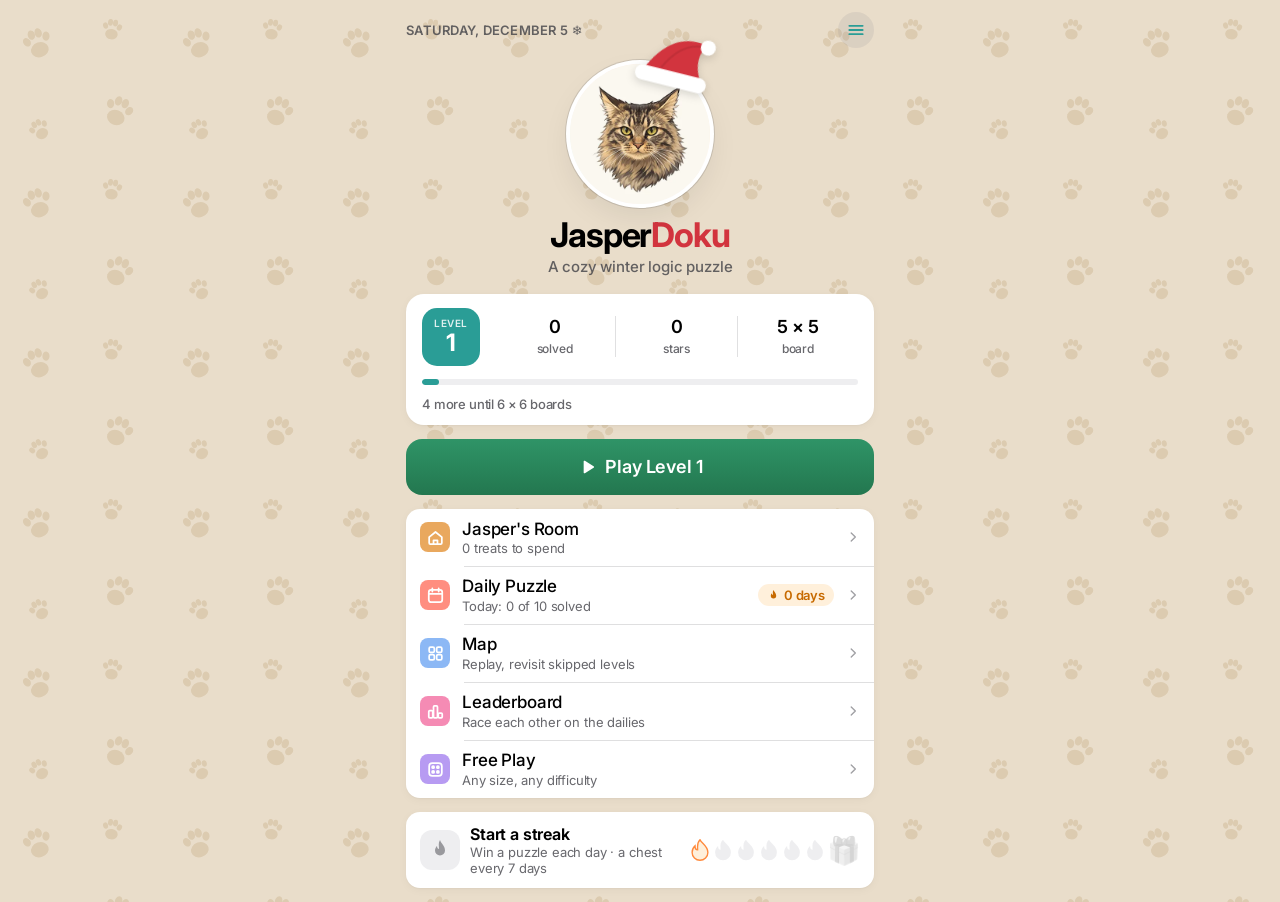
<file: index.html>
<!doctype html>
<html lang="en">
<head>
  <meta charset="utf-8">
  <meta name="viewport" content="width=device-width, initial-scale=1, viewport-fit=cover, user-scalable=no">
  <meta name="theme-color" content="#E9DDCA">
  <meta name="apple-mobile-web-app-capable" content="yes">
  <meta name="apple-mobile-web-app-status-bar-style" content="default">
  <meta name="apple-mobile-web-app-title" content="JasperDoku">
  <title>JasperDoku</title>
  <link rel="manifest" href="manifest.webmanifest">
  <link rel="icon" href="assets/icon-192.png" type="image/png">
  <link rel="apple-touch-icon" href="assets/apple-touch-icon.png">
  <link rel="preconnect" href="https://fonts.googleapis.com">
  <link rel="stylesheet" href="https://fonts.googleapis.com/css2?family=Inter:wght@400;500;600;700&display=swap">
  <link rel="preload" as="image" href="assets/jasper-full.webp" type="image/webp">
  <link rel="preload" as="image" href="assets/jasper.webp" type="image/webp">
  <link rel="stylesheet" href="css/style.css">
</head>
<body>
  <div id="app">

    <!-- ============ HOME ============ -->
    <section id="screen-home" class="screen active">
      <div class="snow" id="snow" aria-hidden="true"></div>
      <header class="home-top">
        <span class="home-date" id="home-date"></span>
        <div class="menu-wrap">
          <button class="icon-btn" data-action="menu" aria-label="Menu" aria-haspopup="true" aria-expanded="false" id="menu-btn">
            <svg viewBox="0 0 24 24" fill="none" stroke="currentColor" stroke-width="2.2" stroke-linecap="round"><path d="M4 7h16M4 12h16M4 17h16"/></svg>
          </button>
          <div class="drop" id="drop" hidden role="menu">
            <button class="drop-row" data-action="settings" role="menuitem"><span class="mi" style="--c:#8E8E93"><svg viewBox="0 0 24 24" fill="none" stroke="currentColor" stroke-width="2.2" stroke-linecap="round" stroke-linejoin="round"><circle cx="12" cy="12" r="3"/><path d="M12 2.5v3M12 18.5v3M2.5 12h3M18.5 12h3M5.3 5.3l2.1 2.1M16.6 16.6l2.1 2.1M5.3 18.7l2.1-2.1M16.6 7.4l2.1-2.1"/></svg></span><span>Settings</span></button>
            <button class="drop-row" data-action="looks" role="menuitem" id="drop-looks"><span class="mi" style="--c:#E0A33A"><svg viewBox="0 0 24 24" fill="none" stroke="currentColor" stroke-width="2.2" stroke-linecap="round" stroke-linejoin="round"><path d="M12 3a9 9 0 1 0 0 18c1.1 0 1.6-.9 1.2-1.8-.5-1-.1-2.2 1.1-2.2H17a4 4 0 0 0 4-4c0-5.5-4-10-9-10Z"/><circle cx="7.5" cy="11" r="1.2" fill="currentColor"/><circle cx="10.5" cy="7" r="1.2" fill="currentColor"/><circle cx="15" cy="7.5" r="1.2" fill="currentColor"/></svg></span><span>Looks<small>Backgrounds and colors</small></span></button>
            <button class="drop-row" data-action="journal" role="menuitem" id="drop-journal"><span class="mi" style="--c:#B07A4A"><svg viewBox="0 0 24 24" fill="none" stroke="currentColor" stroke-width="2.2" stroke-linecap="round" stroke-linejoin="round"><path d="M5 4.5A1.5 1.5 0 0 1 6.5 3H19v15H6.5A1.5 1.5 0 0 0 5 19.5v-15Z"/><path d="M5 19.5A1.5 1.5 0 0 0 6.5 21H19v-3"/><path d="M9 8h6M9 11.5h4"/></svg></span><span>Jasper's Journal<small>Find scraps as you play</small></span></button>
            <button class="drop-row" data-action="howto" role="menuitem"><span class="mi" style="--c:#7ECFA0"><svg viewBox="0 0 24 24" fill="none" stroke="currentColor" stroke-width="2.2" stroke-linecap="round"><circle cx="12" cy="12" r="8.5"/><path d="M9.6 9.5a2.5 2.5 0 1 1 3.5 2.3c-.7.3-1.1.9-1.1 1.6v.3"/><circle cx="12" cy="16.8" r=".6" fill="currentColor"/></svg></span><span>How to Play</span></button>
            <button class="drop-row" data-action="achievements" role="menuitem"><span class="mi" style="--c:#FFB938"><svg viewBox="0 0 24 24" fill="none" stroke="currentColor" stroke-width="2.2" stroke-linecap="round" stroke-linejoin="round"><path d="M8 4h8v5a4 4 0 0 1-8 0V4ZM8 6H5a3 3 0 0 0 3 4M16 6h3a3 3 0 0 1-3 4M12 13v4M8.5 20h7M10 17h4"/></svg></span><span>Achievements<small id="home-ach-sub">Collect them all</small></span></button>
          </div>
        </div>
      </header>

      <div class="hero">
        <div class="halo">
          <span class="orbit o1"></span><span class="orbit o2"></span><span class="orbit o3"></span>
          <svg class="holiday-hat" viewBox="0 0 120 90" aria-hidden="true"><path d="M14 72C30 30 60 4 98 14c-8 10-10 24-4 40l8 18Z" fill="#D2343E"/><path d="M40 60C52 34 70 18 92 16" fill="none" stroke="#B02A33" stroke-width="3" opacity=".5"/><circle cx="100" cy="16" r="11" fill="#fff"/><rect x="4" y="62" width="106" height="22" rx="11" fill="#fff"/></svg><div class="logo-face"><img class="jasper-img" alt="Jasper" src="assets/jasper-full.webp" decoding="async"></div>
        </div>
        <h1>Jasper<span>Doku</span></h1>
        <p class="tagline">A cozy logic puzzle</p>
      </div>

      <div class="progress-card">
        <div class="pc-top">
          <div class="pc-level">
            <small>Level</small>
            <strong id="home-level-num">1</strong>
          </div>
          <div class="pc-stats">
            <div><strong id="home-solved">0</strong><small>solved</small></div>
            <div><strong id="home-stars">0</strong><small>stars</small></div>
            <div><strong id="home-size">5 × 5</strong><small>board</small></div>
          </div>
        </div>
        <div class="bar"><span id="home-bar"></span></div>
        <small class="pc-next" id="home-next"></small>
      </div>

      <button class="btn primary big play-btn" data-action="continue">
        <svg viewBox="0 0 24 24"><path d="M8 5.5v13a1 1 0 0 0 1.5.9l10.4-6.5a1 1 0 0 0 0-1.8L9.5 4.6A1 1 0 0 0 8 5.5Z" fill="currentColor"/></svg>
        <span id="home-level-label">Play Level 1</span>
      </button>

      <nav class="menu-card">
        <button class="menu-row" data-action="room">
          <span class="mi" style="--c:#E9A85E"><svg viewBox="0 0 24 24" fill="none" stroke="currentColor" stroke-width="2.2" stroke-linecap="round" stroke-linejoin="round"><path d="M4 11.5 12 5l8 6.5V19a1.5 1.5 0 0 1-1.5 1.5h-13A1.5 1.5 0 0 1 4 19Z"/><path d="M9.5 20.5v-5h5v5"/></svg></span>
          <span class="ml">Jasper's Room<small id="home-room-sub">Spend treats on cozy things</small></span>
          <svg class="chev" viewBox="0 0 24 24"><path d="m9 5 7 7-7 7" fill="none" stroke="currentColor" stroke-width="2.4" stroke-linecap="round" stroke-linejoin="round"/></svg>
        </button>
        <button class="menu-row" data-action="daily">
          <span class="mi" style="--c:#FF8E80"><svg viewBox="0 0 24 24" fill="none" stroke="currentColor" stroke-width="2.2" stroke-linecap="round" stroke-linejoin="round"><rect x="3.5" y="5" width="17" height="15.5" rx="3"/><path d="M3.5 10h17M8 3v4M16 3v4"/></svg></span>
          <span class="ml">Daily Puzzle<small id="home-daily-sub">A fresh 8 × 8 every day</small></span>
          <span class="chip" title="Daily streak"><svg viewBox="0 0 24 24"><path d="M12 2c1 3.5 5 5.5 5 10.5A5 5 0 0 1 7 12.5c0-2 1-3.5 2-4.5 0 2 1 3 2 3 0-3-1-6 1-9Z" fill="currentColor"/></svg><span id="home-streak">0 days</span></span>
          <svg class="chev" viewBox="0 0 24 24"><path d="m9 5 7 7-7 7" fill="none" stroke="currentColor" stroke-width="2.4" stroke-linecap="round" stroke-linejoin="round"/></svg>
        </button>
        <button class="menu-row" data-action="levels">
          <span class="mi" style="--c:#8CB8F5"><svg viewBox="0 0 24 24" fill="none" stroke="currentColor" stroke-width="2.2" stroke-linejoin="round"><rect x="4" y="4" width="6.5" height="6.5" rx="1.8"/><rect x="13.5" y="4" width="6.5" height="6.5" rx="1.8"/><rect x="4" y="13.5" width="6.5" height="6.5" rx="1.8"/><rect x="13.5" y="13.5" width="6.5" height="6.5" rx="1.8"/></svg></span>
          <span class="ml">Map<small>Replay, revisit skipped levels</small></span>
          <svg class="chev" viewBox="0 0 24 24"><path d="m9 5 7 7-7 7" fill="none" stroke="currentColor" stroke-width="2.4" stroke-linecap="round" stroke-linejoin="round"/></svg>
        </button>
        <button class="menu-row" data-action="leaderboard">
          <span class="mi" style="--c:#F58BB4"><svg viewBox="0 0 24 24" fill="none" stroke="currentColor" stroke-width="2.2" stroke-linejoin="round"><rect x="3.5" y="11" width="5" height="9" rx="1.3"/><rect x="9.5" y="5" width="5" height="15" rx="1.3"/><rect x="15.5" y="14" width="5" height="6" rx="1.3"/></svg></span>
          <span class="ml">Leaderboard<small id="home-lb-sub">Race each other</small></span>
          <svg class="chev" viewBox="0 0 24 24"><path d="m9 5 7 7-7 7" fill="none" stroke="currentColor" stroke-width="2.4" stroke-linecap="round" stroke-linejoin="round"/></svg>
        </button>
        <button class="menu-row" data-action="free">
          <span class="mi" style="--c:#B79BF2"><svg viewBox="0 0 24 24" fill="none" stroke="currentColor" stroke-width="2.2" stroke-linejoin="round"><rect x="4" y="4" width="16" height="16" rx="4"/><circle cx="9" cy="9" r="1.3" fill="currentColor"/><circle cx="15" cy="15" r="1.3" fill="currentColor"/><circle cx="15" cy="9" r="1.3" fill="currentColor"/><circle cx="9" cy="15" r="1.3" fill="currentColor"/></svg></span>
          <span class="ml">Free Play<small>Any size, any difficulty</small></span>
          <svg class="chev" viewBox="0 0 24 24"><path d="m9 5 7 7-7 7" fill="none" stroke="currentColor" stroke-width="2.4" stroke-linecap="round" stroke-linejoin="round"/></svg>
        </button>
      </nav>

      <button class="streak-card" id="streak-card" data-action="continue">
        <span class="sc-flame" aria-hidden="true"><svg viewBox="0 0 24 24"><path d="M12 2c1 3.5 5 5.5 5 10.5A5 5 0 0 1 7 12.5c0-2 1-3.5 2-4.5 0 2 1 3 2 3 0-3-1-6 1-9Z" fill="currentColor"/></svg></span>
        <span class="sc-text"><b id="sc-title">Start a streak</b><small id="sc-sub"></small></span>
        <span class="sc-week" id="sc-week" aria-label="Last 7 days"></span>
      </button>
    </section>

    <!-- ============ GAME ============ -->
    <section id="screen-game" class="screen">
      <header class="game-top glass">
        <button class="icon-btn" data-action="home" aria-label="Back">
          <svg viewBox="0 0 24 24"><path d="M15 5 8 12l7 7" fill="none" stroke="currentColor" stroke-width="2.6" stroke-linecap="round" stroke-linejoin="round"/></svg>
        </button>
        <div class="game-title">
          <div id="game-title">Level 1</div>
          <div id="game-sub" class="sub">5 × 5</div>
        </div>
        <div class="timer" id="timer">0:00</div>
      </header>

      <div class="status-row">
        <div class="lives" id="lives" aria-label="Treats left"></div>
      </div>

      <div class="rules">
        <div class="rule"><svg viewBox="0 0 24 24"><rect x="3" y="3" width="8" height="8" rx="2" fill="#FF9F94"/><rect x="13" y="3" width="8" height="8" rx="2" fill="#9BDDB0"/><rect x="3" y="13" width="8" height="8" rx="2" fill="#8ECDF7"/><rect x="13" y="13" width="8" height="8" rx="2" fill="#FFDE70"/></svg><span>1 per color</span></div>
        <div class="rule"><svg viewBox="0 0 24 24" fill="none" stroke="currentColor" stroke-width="2.2" stroke-linecap="round"><path d="M4 8h16M4 16h16M8 4v16M16 4v16"/></svg><span>1 per row &amp; column</span></div>
        <div class="rule"><svg viewBox="0 0 24 24" fill="none" stroke="currentColor" stroke-width="2.2" stroke-linecap="round"><circle cx="7" cy="7" r="3.2"/><circle cx="17" cy="17" r="3.2"/><path d="m15 5 4 4M19 5l-4 4"/></svg><span>No touching</span></div>
      </div>

      <div class="board-wrap">
        <div id="board" class="board" role="grid" aria-label="Puzzle board"></div>
      </div>
      <p class="controls-tip">Tap&nbsp;=&nbsp;✕ &nbsp;·&nbsp; Double-tap&nbsp;=&nbsp;Jasper &nbsp;·&nbsp; Drag&nbsp;to&nbsp;✕&nbsp;many</p>

      <div class="toolbar glass">
        <button class="tool" data-action="undo">
          <svg viewBox="0 0 24 24"><path d="M9 7 4 12l5 5M4.5 12H15a5 5 0 0 1 0 10h-3" fill="none" stroke="currentColor" stroke-width="2.2" stroke-linecap="round" stroke-linejoin="round"/></svg>
          <span>Undo</span>
        </button>
        <button class="tool" data-action="restart">
          <svg viewBox="0 0 24 24"><path d="M4 12a8 8 0 1 0 2.4-5.7M4 4v4.5h4.5" fill="none" stroke="currentColor" stroke-width="2.2" stroke-linecap="round" stroke-linejoin="round"/></svg>
          <span>Clear</span>
        </button>
        <button class="tool hint" data-action="hint">
          <svg viewBox="0 0 24 24"><path d="M9 18h6M10 21h4M12 3a6 6 0 0 0-3.6 10.8c.7.6 1.1 1.3 1.1 2.2h5c0-.9.4-1.6 1.1-2.2A6 6 0 0 0 12 3Z" fill="none" stroke="currentColor" stroke-width="2.2" stroke-linecap="round" stroke-linejoin="round"/></svg>
          <span>Hint</span>
          <em class="badge">∞</em>
        </button>
        <button class="tool" data-action="skip">
          <svg viewBox="0 0 24 24"><path d="m5 5 7 7-7 7M13 5l7 7-7 7" fill="none" stroke="currentColor" stroke-width="2.2" stroke-linecap="round" stroke-linejoin="round"/></svg>
          <span>Skip</span>
        </button>
      </div>
    </section>

    <!-- ============ LEVELS ============ -->
    <section id="screen-levels" class="screen">
      <header class="game-top glass">
        <button class="icon-btn" data-action="home" aria-label="Back">
          <svg viewBox="0 0 24 24"><path d="M15 5 8 12l7 7" fill="none" stroke="currentColor" stroke-width="2.6" stroke-linecap="round" stroke-linejoin="round"/></svg>
        </button>
        <div class="game-title"><div>Map</div><div class="sub" id="levels-sub">Tap any level to play it</div></div>
        <div style="width:40px"></div>
      </header>
      <div id="level-grid" class="level-grid"></div>
    </section>

    <!-- ============ SETTINGS ============ -->
    <section id="screen-settings" class="screen">
      <header class="home-top">
        <button class="link-btn back-link" data-action="home" aria-label="Back">
          <svg viewBox="0 0 24 24" width="22" height="22"><path d="M15 5 8 12l7 7" fill="none" stroke="currentColor" stroke-width="2.6" stroke-linecap="round" stroke-linejoin="round"/></svg>
          <span>Home</span>
        </button>
      </header>
      <h1 class="large-title">Settings</h1>
      <div id="settings-body"></div>
      <div style="height:24px"></div>
    </section>

    <!-- ============ LOOKS ============ -->
    <section id="screen-looks" class="screen">
      <header class="home-top">
        <button class="link-btn back-link" data-action="home" aria-label="Back">
          <svg viewBox="0 0 24 24" width="22" height="22"><path d="M15 5 8 12l7 7" fill="none" stroke="currentColor" stroke-width="2.6" stroke-linecap="round" stroke-linejoin="round"/></svg>
          <span>Home</span>
        </button>
      </header>
      <div class="looks-head"><h1 class="large-title">Looks</h1><span class="looks-bal" id="looks-bal"></span></div>
      <div id="looks-body"></div>
      <div style="height:24px"></div>
    </section>

    <section id="screen-journal" class="screen">
      <header class="home-top">
        <button class="link-btn back-link" data-action="home" aria-label="Back">
          <svg viewBox="0 0 24 24" width="22" height="22"><path d="M15 5 8 12l7 7" fill="none" stroke="currentColor" stroke-width="2.6" stroke-linecap="round" stroke-linejoin="round"/></svg>
          <span>Home</span>
        </button>
      </header>
      <div class="jr-book" id="jr-book">
        <div class="jr-cover-title"><span>Jasper's Journal</span></div>
        <div class="jr-stack"><div class="jr-page" id="jr-page"></div></div>
        <span class="jr-ribbon" aria-hidden="true"></span>
      </div>
      <div class="jr-nav">
        <button class="jr-arrow" id="jr-prev" data-action="jr-prev" aria-label="Previous page">&lsaquo;</button>
        <button class="jr-where" id="jr-where" data-action="jr-contents"><svg viewBox="0 0 24 24" width="16" height="16" fill="none" stroke="currentColor" stroke-width="2" stroke-linecap="round"><path d="M8 6h12M8 12h12M8 18h12"/><circle cx="4" cy="6" r="1" fill="currentColor"/><circle cx="4" cy="12" r="1" fill="currentColor"/><circle cx="4" cy="18" r="1" fill="currentColor"/></svg>Contents</button>
        <button class="jr-arrow" id="jr-next" data-action="jr-next" aria-label="Next page">&rsaquo;</button>
      </div>
      <p class="jr-count" id="jr-count"></p>
      <p class="jr-hint" id="jr-hint"></p>
      <div style="height:24px"></div>
    </section>

    <!-- ============ DAILY ============ -->
    <section id="screen-daily" class="screen">
      <header class="home-top">
        <button class="link-btn back-link" data-action="home" aria-label="Back">
          <svg viewBox="0 0 24 24" width="22" height="22"><path d="M15 5 8 12l7 7" fill="none" stroke="currentColor" stroke-width="2.6" stroke-linecap="round" stroke-linejoin="round"/></svg>
          <span>Home</span>
        </button>
      </header>
      <h1 class="large-title">Daily Puzzles</h1>
      <p class="page-sub">10 new puzzles every day, the same for everyone. Your first try at each one is raced on the leaderboard.</p>
      <div class="daily-stats" id="daily-stats"></div>
      <div class="group-label daily-day-head"><span id="daily-day-title">Today</span><span id="daily-day-sub"></span></div>
      <div class="daily-cards" id="daily-cards"></div>
      <button class="btn primary big daily-play" id="daily-play" data-action="daily-today"></button>
      <div class="group-label">Calendar</div>
      <div class="group cal">
        <div class="cal-head">
          <button class="icon-btn" data-action="cal-prev" aria-label="Previous month"><svg viewBox="0 0 24 24"><path d="M15 5 8 12l7 7" fill="none" stroke="currentColor" stroke-width="2.4" stroke-linecap="round" stroke-linejoin="round"/></svg></button>
          <b id="cal-title"></b>
          <button class="icon-btn" id="cal-next" data-action="cal-next" aria-label="Next month"><svg viewBox="0 0 24 24"><path d="m9 5 7 7-7 7" fill="none" stroke="currentColor" stroke-width="2.4" stroke-linecap="round" stroke-linejoin="round"/></svg></button>
        </div>
        <div class="cal-grid" id="cal-grid"></div>
      </div>
      <p class="group-foot">Tap a day to see its 10 puzzles. Missed days can be caught up, but only today's puzzles grow your streak.</p>
      <div style="height:20px"></div>
    </section>

    <!-- ============ LEADERBOARD ============ -->
    <section id="screen-leaderboard" class="screen">
      <header class="home-top">
        <button class="link-btn back-link" data-action="home" aria-label="Back">
          <svg viewBox="0 0 24 24" width="22" height="22"><path d="M15 5 8 12l7 7" fill="none" stroke="currentColor" stroke-width="2.6" stroke-linecap="round" stroke-linejoin="round"/></svg>
          <span>Home</span>
        </button>
      </header>
      <h1 class="large-title">Leaderboard</h1>
      <div id="lb-body"></div>
      <div style="height:24px"></div>
    </section>

    <!-- ============ ACHIEVEMENTS ============ -->
    <section id="screen-achievements" class="screen">
      <header class="home-top"><button class="link-btn back-link" data-action="home" aria-label="Back">
          <svg viewBox="0 0 24 24" width="22" height="22"><path d="M15 5 8 12l7 7" fill="none" stroke="currentColor" stroke-width="2.6" stroke-linecap="round" stroke-linejoin="round"/></svg>
          <span>Home</span>
        </button></header>
      <h1 class="large-title">Achievements</h1>
      <div id="ach-body"></div>
      <div style="height:24px"></div>
    </section>

    <!-- ============ TUTORIAL ============ -->
    <section id="screen-tutorial" class="screen">
      <header class="home-top">
        <span class="home-date">How to play</span>
        <button class="link-btn" data-action="tut-skip" id="tut-skip">Skip</button>
      </header>
      <h1 class="large-title">Meet Jasper</h1>
      <div class="tut-card">
        <div class="sheet-face"><img class="jasper-img" alt=""></div>
        <p id="tut-text"></p>
      </div>
      <div class="board-wrap tut-wrap">
        <div id="tut-board" class="board tut-board" role="grid" aria-label="Tutorial board"></div>
      </div>
      <div class="tut-foot">
        <div class="tut-dots" id="tut-dots"></div>
        <button class="btn primary big" id="tut-next" data-action="tut-next">Next</button>
      </div>
    </section>

    <!-- ============ SHEETS / OVERLAYS ============ -->
    <div id="hint-sheet" class="sheet" hidden>
      <div class="sheet-face"><img class="jasper-img" alt=""></div>
      <p id="hint-text"></p>
      <div class="sheet-buttons">
        <button class="btn ghost small" data-action="hint-close">Got it</button>
        <button class="btn primary small" data-action="hint-apply">Do it for me</button>
      </div>
    </div>

    <div id="modal" class="modal" hidden>
      <div class="modal-card" id="modal-card"></div>
    </div>

    <div id="win" class="win" hidden>
      <div class="confetti" id="confetti"></div>
      <div class="win-card">
        <div class="win-face"><img class="jasper-img" alt="Jasper"></div>
        <h2 id="win-title">Jasper approves!</h2>
        <div class="win-milestone" id="win-milestone" hidden></div>
        <div class="stars" id="win-stars"></div>
        <div class="win-stats">
          <div><span id="win-time">0:00</span><small>time</small></div>
          <div><span id="win-hints">0</span><small>hints</small></div>
        </div>
        <div class="win-streak" id="win-streak" hidden></div>
        <div class="win-treats" id="win-treats" hidden></div>
        <div class="win-rival" id="win-rival"></div>
        <div class="win-badges" id="win-badges"></div>
        <div class="win-actions">
          <button class="btn primary big" data-action="win-next" id="win-next">Next level</button>
          <button class="link-btn" data-action="home">Home</button>
        </div>
      </div>
    </div>

    <div id="loading" class="loading" hidden><div class="spinner"></div><p>Finding a new puzzle…</p></div>
  </div>

  <script src="js/config.js"></script>
  <script src="js/engine.js"></script>
  <script src="js/journal.js"></script>
  <script src="js/app.js"></script>
</body>
</html>
</file>
<file: css/style.css>
/* =====================================================================
   JasperDoku - iOS-style design system
   Light = iOS "grouped" grey + white cards. Dark = true black + charcoal
   cards (like iOS Settings). Every color is a variable, so dark mode is
   just a swap of the values below.
   ===================================================================== */
:root {
  --bg: #E9DDCA;                     /* light tan behind everything, so the board stands apart */
  --bg-paws: url("data:image/svg+xml,<svg xmlns='http://www.w3.org/2000/svg' width='160' height='160' viewBox='0 0 160 160'><g transform='translate(38 44) rotate(-18)'><g fill='%23DCCBB0'><ellipse cx='0' cy='6' rx='9' ry='7.5'/><ellipse cx='-10' cy='-5' rx='3.6' ry='4.6' transform='rotate(-20 -10 -5)'/><ellipse cx='-3.6' cy='-10.5' rx='3.6' ry='4.8'/><ellipse cx='3.6' cy='-10.5' rx='3.6' ry='4.8'/><ellipse cx='10' cy='-5' rx='3.6' ry='4.6' transform='rotate(20 10 -5)'/></g></g><g transform='translate(118 112) rotate(22)'><g fill='%23DCCBB0'><ellipse cx='0' cy='6' rx='9' ry='7.5'/><ellipse cx='-10' cy='-5' rx='3.6' ry='4.6' transform='rotate(-20 -10 -5)'/><ellipse cx='-3.6' cy='-10.5' rx='3.6' ry='4.8'/><ellipse cx='3.6' cy='-10.5' rx='3.6' ry='4.8'/><ellipse cx='10' cy='-5' rx='3.6' ry='4.6' transform='rotate(20 10 -5)'/></g></g><g transform='translate(112 30) rotate(8) scale(.7)'><g fill='%23DCCBB0'><ellipse cx='0' cy='6' rx='9' ry='7.5'/><ellipse cx='-10' cy='-5' rx='3.6' ry='4.6' transform='rotate(-20 -10 -5)'/><ellipse cx='-3.6' cy='-10.5' rx='3.6' ry='4.8'/><ellipse cx='3.6' cy='-10.5' rx='3.6' ry='4.8'/><ellipse cx='10' cy='-5' rx='3.6' ry='4.6' transform='rotate(20 10 -5)'/></g></g><g transform='translate(40 130) rotate(-30) scale(.7)'><g fill='%23DCCBB0'><ellipse cx='0' cy='6' rx='9' ry='7.5'/><ellipse cx='-10' cy='-5' rx='3.6' ry='4.6' transform='rotate(-20 -10 -5)'/><ellipse cx='-3.6' cy='-10.5' rx='3.6' ry='4.8'/><ellipse cx='3.6' cy='-10.5' rx='3.6' ry='4.8'/><ellipse cx='10' cy='-5' rx='3.6' ry='4.6' transform='rotate(20 10 -5)'/></g></g></svg>");
  --card: #FFFFFF;
  --card-2: #F2F2F7;                 /* inset fills: segmented control, tracks */
  --fill: rgba(118, 118, 128, .12);  /* iOS tertiary fill */
  --ink: #000000;
  --ink-2: rgba(60, 60, 67, .78);
  --ink-3: rgba(60, 60, 67, .48);
  --hair: rgba(60, 60, 67, .16);
  --accent: #2A9D96;
  --accent-2: #23857F;
  --gold: #FFB938;
  --gold-ink: #5C3B00;
  --danger: #FF3B30;
  --green: #34C759;
  --board-bg: #FAF7F0;                /* soft off-white, easier to look at than pure white */
  --glass: rgba(255, 255, 255, .78);
  --glass-line: rgba(0, 0, 0, .06);
  --overlay: rgba(0, 0, 0, .32);
  --tile-done: #FFFFFF;
  --chip-bg: rgba(255, 149, 0, .14);
  --chip-ink: #C76A00;
  --shadow-1: 0 1px 2px rgba(0, 0, 0, .04), 0 2px 10px rgba(0, 0, 0, .04);
  --shadow-2: 0 2px 6px rgba(0, 0, 0, .05), 0 12px 30px rgba(0, 0, 0, .08);
  --piece-ring: #FFFFFF;
  font-family: -apple-system, BlinkMacSystemFont, "SF Pro Text", "Inter", "Segoe UI", system-ui, sans-serif;
  color: var(--ink);
  -webkit-font-smoothing: antialiased;
  letter-spacing: -.01em;
}
html.dark {
  --bg: #241D18;                     /* warm dark brown */
  --bg-paws: url("data:image/svg+xml,<svg xmlns='http://www.w3.org/2000/svg' width='160' height='160' viewBox='0 0 160 160'><g transform='translate(38 44) rotate(-18)'><g fill='%23352B23'><ellipse cx='0' cy='6' rx='9' ry='7.5'/><ellipse cx='-10' cy='-5' rx='3.6' ry='4.6' transform='rotate(-20 -10 -5)'/><ellipse cx='-3.6' cy='-10.5' rx='3.6' ry='4.8'/><ellipse cx='3.6' cy='-10.5' rx='3.6' ry='4.8'/><ellipse cx='10' cy='-5' rx='3.6' ry='4.6' transform='rotate(20 10 -5)'/></g></g><g transform='translate(118 112) rotate(22)'><g fill='%23352B23'><ellipse cx='0' cy='6' rx='9' ry='7.5'/><ellipse cx='-10' cy='-5' rx='3.6' ry='4.6' transform='rotate(-20 -10 -5)'/><ellipse cx='-3.6' cy='-10.5' rx='3.6' ry='4.8'/><ellipse cx='3.6' cy='-10.5' rx='3.6' ry='4.8'/><ellipse cx='10' cy='-5' rx='3.6' ry='4.6' transform='rotate(20 10 -5)'/></g></g><g transform='translate(112 30) rotate(8) scale(.7)'><g fill='%23352B23'><ellipse cx='0' cy='6' rx='9' ry='7.5'/><ellipse cx='-10' cy='-5' rx='3.6' ry='4.6' transform='rotate(-20 -10 -5)'/><ellipse cx='-3.6' cy='-10.5' rx='3.6' ry='4.8'/><ellipse cx='3.6' cy='-10.5' rx='3.6' ry='4.8'/><ellipse cx='10' cy='-5' rx='3.6' ry='4.6' transform='rotate(20 10 -5)'/></g></g><g transform='translate(40 130) rotate(-30) scale(.7)'><g fill='%23352B23'><ellipse cx='0' cy='6' rx='9' ry='7.5'/><ellipse cx='-10' cy='-5' rx='3.6' ry='4.6' transform='rotate(-20 -10 -5)'/><ellipse cx='-3.6' cy='-10.5' rx='3.6' ry='4.8'/><ellipse cx='3.6' cy='-10.5' rx='3.6' ry='4.8'/><ellipse cx='10' cy='-5' rx='3.6' ry='4.6' transform='rotate(20 10 -5)'/></g></g></svg>");
  --card: #1C1C1E;
  --card-2: #2C2C2E;
  --fill: rgba(118, 118, 128, .24);
  --ink: #FFFFFF;
  --ink-2: rgba(235, 235, 245, .78);
  --ink-3: rgba(235, 235, 245, .46);
  --hair: rgba(84, 84, 88, .55);
  --accent: #3CC2BA;
  --accent-2: #2EA8A0;
  --gold: #FFC245;
  --board-bg: #141210;
  --glass: rgba(28, 28, 30, .8);
  --glass-line: rgba(255, 255, 255, .06);
  --overlay: rgba(0, 0, 0, .55);
  --tile-done: #1C1C1E;
  --chip-bg: rgba(255, 159, 10, .18);
  --chip-ink: #FF9F0A;
  --shadow-1: none;
  --shadow-2: none;
  --piece-ring: #1C1C1E;
  color-scheme: dark;
}

* { box-sizing: border-box; -webkit-tap-highlight-color: transparent; }
html, body { margin: 0; height: 100%; }
body { background: var(--bg-paws) 0 0 / 160px 160px, var(--bg); overscroll-behavior: none; -webkit-user-select: none; user-select: none; transition: background .25s; }
button { font: inherit; color: inherit; border: 0; background: none; cursor: pointer; padding: 0; letter-spacing: inherit; }
[hidden] { display: none !important; }
svg { display: block; }

#app {
  max-width: 500px; margin: 0 auto; min-height: 100%;
  padding: var(--pad-top) 16px var(--pad-bot);
  position: relative;
}
:root { --pad-top: max(10px, env(safe-area-inset-top)); --pad-bot: max(14px, env(safe-area-inset-bottom)); }
.screen { display: none; flex-direction: column; min-height: calc(100vh - var(--pad-top) - var(--pad-bot)); min-height: calc(100dvh - var(--pad-top) - var(--pad-bot)); }
/* the puzzle screen always fits the phone exactly: no page scrolling */
#screen-game { height: calc(100vh - var(--pad-top) - var(--pad-bot)); height: calc(100dvh - var(--pad-top) - var(--pad-bot)); min-height: 0; }
html:has(#screen-game.active), html:has(#screen-game.active) body { overflow: hidden; }
#screen-game .board-wrap { min-height: 0; container-type: size; }
#screen-game .board { width: min(100cqw, 100cqh); }
/* the level map keeps its back button on screen while scrolling */
#screen-levels > .game-top { position: sticky; top: var(--pad-top); z-index: 30; }
.screen.active { display: flex; animation: screenIn .35s cubic-bezier(.2,.8,.2,1); }
@keyframes screenIn { from { opacity: 0; transform: translateY(6px); } to { opacity: 1; transform: none; } }

.glass {
  background: var(--glass);
  -webkit-backdrop-filter: saturate(180%) blur(20px); backdrop-filter: saturate(180%) blur(20px);
  border: .5px solid var(--glass-line);
}

/* ---------- buttons ---------- */
.btn {
  display: flex; align-items: center; justify-content: center; gap: 8px;
  min-height: 50px; padding: 0 20px; border-radius: 14px;
  font-weight: 600; font-size: 17px;
  transition: transform .15s cubic-bezier(.2,.8,.2,1), opacity .15s;
}
.btn:active { transform: scale(.98); opacity: .85; }
.btn.big { min-height: 56px; font-size: 18px; border-radius: 16px; }
.btn.small { min-height: 40px; font-size: 15px; padding: 0 16px; border-radius: 12px; }
.btn.primary { color: #fff; background: var(--accent); }
.btn.ghost { background: var(--fill); color: var(--accent); }
.btn.danger { background: var(--danger); color: #fff; }
.btn svg { width: 20px; height: 20px; }
.link-btn { color: var(--accent); font-weight: 600; padding: 10px; font-size: 16px; }

.icon-btn {
  width: 36px; height: 36px; border-radius: 50%; background: var(--fill);
  display: grid; place-items: center; color: var(--accent); flex: none; transition: opacity .15s;
}
.icon-btn:active { opacity: .6; }
.icon-btn svg { width: 20px; height: 20px; }

/* ---------- home ---------- */
.home-top { display: flex; align-items: center; justify-content: space-between; min-height: 40px; }
.home-date { font-size: 13px; font-weight: 600; text-transform: uppercase; letter-spacing: .02em; color: var(--ink-2); }

.hero { text-align: center; margin: 1.5vh 0 18px; }
.halo { position: relative; width: 140px; height: 140px; margin: 0 auto 10px; }
.logo-face {
  position: absolute; inset: 0; border-radius: 50%; background: var(--card); overflow: hidden;
  box-shadow: 0 0 0 4px var(--card), 0 0 0 5px var(--hair), var(--shadow-2);
}
.orbit { display: none; }
.hero h1 { margin: 10px 0 0; font-size: 34px; font-weight: 700; letter-spacing: -.03em; }
.hero h1 span { color: var(--accent); }
.tagline { margin: 2px 0 0; color: var(--ink-2); font-weight: 500; font-size: 15px; }

.progress-card { background: var(--card); border-radius: 18px; padding: 14px 16px 12px; box-shadow: var(--shadow-1); }
.pc-top { display: flex; align-items: center; gap: 14px; }
.pc-level {
  width: 58px; height: 58px; border-radius: 15px; flex: none; color: #fff; background: var(--accent);
  display: flex; flex-direction: column; align-items: center; justify-content: center; line-height: 1;
}
.pc-level small { font-size: 10px; font-weight: 600; text-transform: uppercase; letter-spacing: .06em; opacity: .85; }
.pc-level strong { font-size: 24px; font-weight: 700; margin-top: 3px; }
.pc-stats { flex: 1; display: grid; grid-template-columns: repeat(3, 1fr); text-align: center; }
.pc-stats div + div { border-left: .5px solid var(--hair); }
.pc-stats strong { display: block; font-size: 18px; font-weight: 600; }
.pc-stats small { font-size: 12px; font-weight: 500; color: var(--ink-2); }
.bar { height: 6px; border-radius: 99px; background: var(--fill); margin: 13px 0 8px; overflow: hidden; }
.bar span { display: block; height: 100%; border-radius: 99px; background: var(--accent); transition: width .6s cubic-bezier(.2,.8,.2,1); }
.pc-next { font-size: 13px; font-weight: 500; color: var(--ink-2); }

.play-btn { margin: 14px 0; }

/* iOS inset-grouped list */
.menu-card { background: var(--card); border-radius: 14px; overflow: hidden; box-shadow: var(--shadow-1); }
.menu-row { width: 100%; display: flex; align-items: center; gap: 12px; padding: 10px 14px; text-align: left; position: relative; min-height: 56px; }
.menu-row + .menu-row::before { content: ""; position: absolute; left: 58px; right: 0; top: 0; height: .5px; background: var(--hair); }
.menu-row:active { background: var(--fill); }
.mi { width: 30px; height: 30px; border-radius: 8px; background: var(--c); color: #fff; display: grid; place-items: center; flex: none; }
.mi svg { width: 19px; height: 19px; }
.ml { flex: 1; font-weight: 500; font-size: 17px; display: flex; flex-direction: column; line-height: 1.2; }
.ml small { font-size: 13px; font-weight: 400; color: var(--ink-2); margin-top: 2px; }
.chip { display: flex; align-items: center; gap: 4px; font-size: 13px; font-weight: 600; color: var(--chip-ink); background: var(--chip-bg); padding: 3px 9px; border-radius: 99px; }
.chip svg { width: 13px; height: 13px; }
.chev { width: 14px; height: 14px; color: var(--ink-3); flex: none; }
.footnote { text-align: center; font-size: 12px; font-weight: 500; color: var(--ink-3); margin: auto 0 0; padding-top: 16px; }

.jasper-img { width: 100%; height: 100%; border-radius: 50%; object-fit: cover; display: block; pointer-events: none; -webkit-user-drag: none; }

/* ---------- game ---------- */
.game-top { display: flex; align-items: center; gap: 10px; padding: 6px; border-radius: 18px; }
.game-title { flex: 1; text-align: center; font-weight: 600; font-size: 17px; line-height: 1.2; }
.game-title .sub { font-size: 12px; font-weight: 500; color: var(--ink-2); }
.timer {
  min-width: 56px; height: 36px; padding: 0 10px; border-radius: 99px; background: var(--fill);
  display: grid; place-items: center; font-weight: 600; font-size: 15px; font-variant-numeric: tabular-nums;
}
.timer.hidden-timer { visibility: hidden; }

.status-row { display: flex; justify-content: center; margin-top: 12px; }
.lives { display: flex; gap: 6px; background: var(--card); padding: 5px 11px; border-radius: 99px; box-shadow: var(--shadow-1); }
.life { width: 28px; height: 25px; position: relative; display: block; }
.treat { width: 100%; height: 100%; display: block; }
.treat .tb { fill: #D9964F; stroke: #8E5424; stroke-width: 1.6; }
.treat .ts { fill: rgba(110, 52, 14, .28); }
.treat .tc { fill: none; stroke: rgba(120, 62, 22, .55); stroke-width: 1.3; stroke-dasharray: 1.4 1.6; stroke-linecap: round; }
.treat .th { fill: rgba(255, 238, 205, .5); }
.treat .tk { fill: rgba(115, 58, 20, .55); }
.life.gone .treat { opacity: .18; filter: grayscale(1); }
.life.breaking .treat { animation: lifeBreak .6s ease forwards; }
.life.breaking .treat .tb { fill: #E2574C; stroke: #8E1A1F; }
@keyframes lifeBreak { 0% { transform: scale(1); } 30% { transform: scale(1.35) rotate(-10deg); } 100% { transform: scale(.6) rotate(20deg); opacity: .18; } }

.rules { display: grid; grid-template-columns: repeat(3, minmax(0, 1fr)); gap: 6px; margin: 12px 0; }
.rule {
  display: flex; align-items: center; justify-content: center; gap: 6px; padding: 6px; border-radius: 10px;
  background: var(--fill); font-size: 12px; font-weight: 500; color: var(--ink-2); line-height: 1.15; min-height: 36px;
}
.rule svg { width: 15px; height: 15px; flex: none; color: var(--ink-2); }

.board-wrap { display: flex; justify-content: center; align-items: center; flex: 1; max-height: 560px; }
.board {
  --n: 5;
  width: min(100%, 62vh); aspect-ratio: 1; display: grid;
  grid-template-columns: repeat(var(--n), 1fr); grid-template-rows: repeat(var(--n), 1fr);
  background: var(--board-bg); padding: 6px; border-radius: 20px;
  touch-action: none;
}
.cell { position: relative; display: grid; place-items: center; cursor: pointer; overflow: visible; background-clip: padding-box; }
.cell:active { opacity: .85; }
.cell .mark { width: 100%; height: 100%; position: relative; animation: markIn .16s ease-out; filter: drop-shadow(0 0 1.5px rgba(60,50,40,.35)); }
.cell .mark::before, .cell .mark::after {
  content: ""; position: absolute; left: 50%; top: 50%; width: 94%; height: 15%; min-height: 4px;
  background: #fff; border-radius: 99px; transform: translate(-50%, -50%) rotate(45deg);
}
.cell .mark::after { transform: translate(-50%, -50%) rotate(-45deg); }
@keyframes markIn { from { transform: scale(.5); opacity: 0; } }
.cell.auto .mark { opacity: .6; animation: none; }
.cell .piece {
  position: relative; z-index: 1; overflow: hidden;
  width: 84%; height: 84%; border-radius: 50%; background: var(--piece-ring); padding: 2px;
  box-shadow: 0 1px 3px rgba(0,0,0,.18), 0 4px 10px rgba(0,0,0,.14);
  animation: pop .34s cubic-bezier(.34,1.56,.64,1);
}
.has-photo .cell .piece .jasper-img { transform: scale(1.06); }
@keyframes pop { from { transform: scale(.3); } to { transform: scale(1); } }
.cell.conflict .piece { box-shadow: 0 0 0 3px var(--danger); animation: shake .35s; }
.cell.nudge { animation: shake .35s; }
@keyframes shake { 25% { transform: translateX(-3px); } 75% { transform: translateX(3px); } }

/* wrong square: red flash + red treat cracking in two */
.cell.flash-red::before {
  content: ""; position: absolute; inset: 0; background: var(--danger); pointer-events: none;
  border-radius: inherit; animation: redFlash .9s ease forwards;
}
@keyframes redFlash { 0%, 40% { opacity: .9; } 100% { opacity: 0; } }
.break-fx { position: absolute; inset: 14%; pointer-events: none; z-index: 2; }
.break-fx .half { position: absolute; inset: 0; width: 100%; height: 100%; }
.break-fx .half .tb { fill: #E2574C; stroke: #fff; stroke-width: 2.2; }
.break-fx .half .tk { fill: rgba(110, 20, 20, .6); }
.break-fx .left { clip-path: polygon(0 0, 55% 0, 42% 45%, 56% 70%, 45% 100%, 0 100%); animation: crackLeft .9s ease forwards; }
.break-fx .right { clip-path: polygon(55% 0, 100% 0, 100% 100%, 45% 100%, 56% 70%, 42% 45%); animation: crackRight .9s ease forwards; }
@keyframes crackLeft { 0% { transform: scale(.4); } 30% { transform: scale(1.1); } 45% { transform: none; } 100% { transform: translate(-30%, 25%) rotate(-35deg); opacity: 0; } }
@keyframes crackRight { 0% { transform: scale(.4); } 30% { transform: scale(1.1); } 45% { transform: none; } 100% { transform: translate(30%, 25%) rotate(35deg); opacity: 0; } }

/* hint highlights */
.board.hinting .cell { opacity: .45; }
.board.hinting .cell.h-focus, .board.hinting .cell.h-elim, .board.hinting .cell.h-place { opacity: 1; }
.cell.h-focus::after {
  content: ""; position: absolute; inset: 2px; border-radius: inherit; pointer-events: none;
  box-shadow: inset 0 0 0 2.5px #fff; animation: glow 1.1s ease-in-out infinite;
}
.cell.h-elim::after {
  content: ""; position: absolute; inset: 2px; border-radius: inherit; pointer-events: none;
  background: repeating-linear-gradient(45deg, rgba(0,0,0,.22) 0 4px, transparent 4px 9px);
}
.cell.h-place::after {
  content: ""; position: absolute; inset: 3px; border-radius: 50%; pointer-events: none;
  border: 3px solid var(--gold); box-shadow: 0 0 12px var(--gold); animation: glow 1s ease-in-out infinite;
}
@keyframes glow { 50% { opacity: .45; } }

.controls-tip { text-align: center; color: var(--ink-3); font-size: 12px; font-weight: 500; margin: 10px 0 0; }

.toolbar {
  display: grid; grid-template-columns: repeat(4, 1fr); gap: 4px; margin-top: 14px; padding: 5px;
  border-radius: 22px; position: sticky; bottom: max(10px, env(safe-area-inset-bottom));
}
.tool {
  position: relative; border-radius: 17px; padding: 7px 4px 5px;
  display: flex; flex-direction: column; align-items: center; gap: 2px; font-weight: 500; font-size: 11px; color: var(--accent);
  transition: opacity .15s, transform .15s;
}
.tool svg { width: 24px; height: 24px; }
.tool:active { opacity: .55; transform: scale(.95); }
.tool.hint { background: var(--gold); color: var(--gold-ink); }
.tool .badge {
  position: absolute; top: 3px; right: 10px; font-style: normal; font-size: 11px; font-weight: 700;
  background: var(--card); color: var(--gold-ink); border-radius: 99px; min-width: 17px; height: 17px; line-height: 17px; text-align: center;
}
html.dark .tool .badge { color: var(--gold); }

/* ---------- levels ---------- */
.level-grid { display: grid; grid-template-columns: repeat(5, 1fr); gap: 8px; margin-top: 12px; padding-bottom: 24px; }
.level-size { grid-column: 1 / -1; font-weight: 500; color: var(--ink-2); margin: 14px 4px 0; font-size: 13px; text-transform: uppercase; letter-spacing: .02em; }
.level-tile {
  aspect-ratio: 1; border-radius: 14px; background: var(--card); box-shadow: var(--shadow-1);
  display: flex; flex-direction: column; align-items: center; justify-content: center; gap: 1px;
}
.level-tile:active { opacity: .6; }
.level-tile b { font-size: 18px; font-weight: 600; line-height: 1; }
.level-tile small { font-size: 9.5px; font-weight: 500; color: var(--ink-3); }
.tile-stars { display: flex; gap: 1px; font-size: 9px; line-height: 1; }
.tile-stars i { font-style: normal; color: var(--fill); }
.tile-stars i.on { color: var(--gold); }
.level-tile.skipped { background: var(--card-2); box-shadow: none; }
.level-tile.skipped small { color: var(--chip-ink); }
.level-tile.current { background: var(--accent); color: #fff; }
.level-tile.current small { color: rgba(255,255,255,.85); }
.level-tile.locked { opacity: .35; box-shadow: none; }

/* ---------- settings page (iOS grouped list) ---------- */
.large-title { font-size: 34px; font-weight: 700; letter-spacing: -.03em; margin: 8px 4px 4px; }
.group-label { font-size: 13px; text-transform: uppercase; letter-spacing: .02em; color: var(--ink-2); margin: 22px 16px 7px; font-weight: 400; }
.group { background: var(--card); border-radius: 12px; overflow: hidden; }
.group-foot { font-size: 13px; color: var(--ink-2); margin: 7px 16px 0; line-height: 1.35; }
.set-row { display: flex; align-items: center; gap: 12px; padding: 11px 16px; min-height: 48px; position: relative; }
.set-row + .set-row::before { content: ""; position: absolute; left: 16px; right: 0; top: 0; height: .5px; background: var(--hair); }
.set-row .label { flex: 1; font-size: 17px; }
.set-row .label small { display: block; font-size: 13px; color: var(--ink-2); margin-top: 1px; }
.set-row.slider-row { flex-wrap: wrap; gap: 6px 12px; }
.set-row.danger-row { color: var(--danger); justify-content: center; font-size: 17px; width: 100%; }
.set-row.danger-row:active { background: var(--fill); }
.vol-wrap { display: flex; align-items: center; gap: 10px; width: 100%; color: var(--ink-3); }
.vol-wrap svg { width: 18px; height: 18px; flex: none; }

/* iOS switch */
.switch { width: 51px; height: 31px; border-radius: 99px; background: var(--fill); position: relative; flex: none; transition: background .25s; }
.switch::after { content: ""; position: absolute; top: 2px; left: 2px; width: 27px; height: 27px; border-radius: 50%; background: #fff; box-shadow: 0 3px 8px rgba(0,0,0,.15), 0 1px 1px rgba(0,0,0,.16); transition: transform .25s cubic-bezier(.2,.8,.2,1); }
.switch.on { background: var(--green); }
.switch.on::after { transform: translateX(20px); }

/* iOS slider */
input[type=range] { -webkit-appearance: none; appearance: none; flex: 1; height: 28px; background: transparent; margin: 0; }
input[type=range]::-webkit-slider-runnable-track { height: 4px; border-radius: 99px; background: linear-gradient(90deg, var(--accent) var(--pct, 50%), var(--fill) var(--pct, 50%)); }
input[type=range]::-moz-range-track { height: 4px; border-radius: 99px; background: var(--fill); }
input[type=range]::-moz-range-progress { height: 4px; border-radius: 99px; background: var(--accent); }
input[type=range]::-webkit-slider-thumb { -webkit-appearance: none; width: 28px; height: 28px; border-radius: 50%; background: #fff; margin-top: -12px; box-shadow: 0 3px 8px rgba(0,0,0,.15), 0 1px 1px rgba(0,0,0,.16), 0 0 0 .5px rgba(0,0,0,.04); }
input[type=range]::-moz-range-thumb { width: 28px; height: 28px; border-radius: 50%; background: #fff; border: 0; box-shadow: 0 3px 8px rgba(0,0,0,.15); }
input[type=range]:disabled { opacity: .4; }

/* iOS segmented control */
.choice-grid { display: grid; grid-template-columns: repeat(3, 1fr); gap: 2px; background: var(--fill); padding: 2px; border-radius: 9px; }
.choice { padding: 7px 0; border-radius: 7px; font-weight: 500; color: var(--ink); font-size: 13px; transition: background .2s; }
.choice.on { background: var(--card); font-weight: 600; box-shadow: 0 3px 8px rgba(0,0,0,.12), 0 0 0 .5px rgba(0,0,0,.04); }
html.dark .choice.on { background: #636366; }
.set-row .choice-grid { width: 100%; }

/* ---------- sheets & modals ---------- */
.sheet {
  position: fixed; left: 50%; bottom: max(14px, env(safe-area-inset-bottom)); transform: translateX(-50%);
  width: min(480px, calc(100% - 20px)); border-radius: 22px; padding: 16px 16px 14px; z-index: 20;
  background: var(--glass); -webkit-backdrop-filter: saturate(180%) blur(24px); backdrop-filter: saturate(180%) blur(24px);
  border: .5px solid var(--glass-line); box-shadow: 0 10px 40px rgba(0,0,0,.2);
  display: grid; grid-template-columns: 44px 1fr; gap: 6px 12px; align-items: center;
  animation: slideUp .32s cubic-bezier(.2,.8,.2,1);
}
@keyframes slideUp { from { transform: translate(-50%, 40px); opacity: 0; } }
.sheet-face { width: 44px; height: 44px; border-radius: 50%; overflow: hidden; }
.sheet p { margin: 0; font-weight: 400; font-size: 15px; line-height: 1.4; }
.sheet p b { color: var(--accent); font-weight: 600; }
.sheet-buttons { grid-column: 1 / -1; display: flex; gap: 8px; justify-content: flex-end; margin-top: 8px; }

.modal {
  position: fixed; inset: 0; background: var(--overlay); z-index: 50;   /* above the win card, so a toy box can open on it */
  display: grid; place-items: center; padding: 24px; animation: fadeIn .2s;
}
@keyframes fadeIn { from { opacity: 0; } }
.modal-card {
  width: min(320px, 100%); max-height: 88vh; overflow: auto; text-align: center;
  background: var(--glass); -webkit-backdrop-filter: saturate(180%) blur(30px); backdrop-filter: saturate(180%) blur(30px);
  border-radius: 16px; padding: 20px 16px 14px; box-shadow: 0 20px 60px rgba(0,0,0,.25);
  animation: modalIn .28s cubic-bezier(.2,.9,.3,1.15);
}
html:not(.dark) .modal-card { background: rgba(255,255,255,.92); }
@keyframes modalIn { from { transform: scale(1.12); opacity: 0; } }
.modal-card h2 { margin: 0 0 6px; font-weight: 600; font-size: 17px; }
.modal-card p { color: var(--ink); font-weight: 400; line-height: 1.4; font-size: 14px; margin: 0 0 6px; }
.modal-card.wide { width: min(420px, 100%); text-align: left; padding: 22px 20px 16px; }
.modal-card.wide h2 { font-size: 22px; font-weight: 700; text-align: center; }
.modal-card.wide p { color: var(--ink-2); font-size: 15px; }
.modal-actions { display: flex; flex-direction: column; gap: 8px; margin-top: 14px; }
.modal-face { width: 76px; height: 76px; margin: 0 auto 12px; border-radius: 50%; overflow: hidden; }
.choice-block { margin: 8px 0 14px; }
.howto-step { display: flex; gap: 12px; align-items: flex-start; margin: 12px 0; }
.howto-step .num { flex: none; width: 26px; height: 26px; border-radius: 50%; background: var(--accent); color: #fff; display: grid; place-items: center; font-weight: 600; font-size: 14px; }
.howto-step p { margin: 2px 0 0; color: var(--ink); }

/* ---------- win ---------- */
.win {
  position: fixed; inset: 0; z-index: 40; display: grid; place-items: center; padding: 20px;
  background: radial-gradient(circle at 50% 36%, rgba(255,185,56,.55), rgba(0,0,0,.86) 66%);
  animation: fadeIn .3s;
}
.win-card { text-align: center; color: #fff; width: min(360px, 100%); display: flex; flex-direction: column; gap: 12px; }
.win-face {
  width: 170px; height: 170px; margin: 0 auto; border-radius: 50%; overflow: hidden;
  box-shadow: 0 0 0 6px #fff, 0 0 60px rgba(255,185,56,.8);
  animation: winIn .6s cubic-bezier(.34,1.56,.64,1), celebrate 1.6s ease-in-out .6s infinite;
}
@keyframes winIn { from { transform: scale(.2) rotate(-30deg); opacity: 0; } }
@keyframes celebrate { 0%,100% { transform: rotate(-4deg); } 50% { transform: rotate(4deg) scale(1.04); } }
.win-card h2 { margin: 8px 0 0; font-size: 32px; font-weight: 700; letter-spacing: -.03em; }
.stars { font-size: 40px; letter-spacing: 8px; color: var(--gold); }
.stars span { display: inline-block; animation: starIn .5s cubic-bezier(.34,1.56,.64,1) both; }
.stars span:nth-child(1) { animation-delay: .35s; }
.stars span:nth-child(2) { animation-delay: .55s; }
.stars span:nth-child(3) { animation-delay: .75s; }
@keyframes starIn { from { transform: scale(0) rotate(-90deg); opacity: 0; } }
.stars .off { color: rgba(255,255,255,.22); }
.win-stats { display: flex; justify-content: center; gap: 10px; }
.win-stats div { background: rgba(255,255,255,.12); border-radius: 14px; padding: 8px 18px; font-size: 22px; font-weight: 600; min-width: 96px; font-variant-numeric: tabular-nums; }
.win-stats small { display: block; font-size: 12px; opacity: .7; font-weight: 500; }
.win .link-btn { color: rgba(255,255,255,.85); }
.win .btn.primary { background: #fff; color: #000; }
.confetti { position: absolute; inset: 0; overflow: hidden; pointer-events: none; }
.confetti span { position: absolute; top: -40px; font-size: 22px; animation: fall linear forwards; }
@keyframes fall { to { transform: translateY(110vh) rotate(540deg); } }

/* ---------- loading ---------- */
.loading { position: fixed; inset: 0; display: grid; place-content: center; justify-items: center; background: var(--bg); opacity: .9; z-index: 50; font-weight: 500; color: var(--ink-2); }
.spinner { width: 30px; height: 30px; border-radius: 50%; border: 3px solid var(--fill); border-top-color: var(--ink-2); animation: spin .8s linear infinite; }
@keyframes spin { to { transform: rotate(360deg); } }

@media (max-height: 720px) {
  .hero { margin: 0 0 12px; }
  .halo { width: 108px; height: 108px; }
  .hero h1 { font-size: 30px; }
  .rules { margin: 8px 0; }
}
.back-link { display: flex; align-items: center; gap: 0; padding: 6px 4px; margin-left: -6px; font-weight: 400; font-size: 17px; }

/* =====================================================================
   Daily calendar, achievements, tutorial, milestones, backup
   ===================================================================== */
.page-sub { color: var(--ink-2); font-size: 15px; margin: 2px 4px 14px; line-height: 1.35; }
.foot-link { color: var(--accent); text-decoration: none; }
.link-row { width: 100%; text-align: left; color: var(--accent); }
.link-row .label { color: var(--accent); }
.link-row:active { background: var(--fill); }

.daily-stats { display: grid; grid-template-columns: repeat(3, 1fr); background: var(--card); border-radius: 14px; padding: 12px 6px; text-align: center; box-shadow: var(--shadow-1); }
.daily-stats div + div { border-left: .5px solid var(--hair); }
.daily-stats strong { display: block; font-size: 22px; font-weight: 700; }
.daily-stats small { font-size: 12px; color: var(--ink-2); }
.daily-play { margin: 14px 0; }
.daily-play.done { background: var(--fill); color: var(--accent); font-size: 16px; }
.cal { padding: 10px 10px 12px; }
.cal-head { display: flex; align-items: center; justify-content: space-between; padding: 2px 2px 8px; }
.cal-head b { font-size: 17px; font-weight: 600; }
.cal-head .icon-btn:disabled { opacity: .3; }
.cal-grid { display: grid; grid-template-columns: repeat(7, 1fr); gap: 4px; }
.cal-wd { text-align: center; font-size: 12px; font-weight: 600; color: var(--ink-3); padding-bottom: 4px; }
.cal-day { aspect-ratio: 1; display: grid; place-items: center; border-radius: 50%; font-size: 16px; font-variant-numeric: tabular-nums; position: relative; }
.cal-day span { position: relative; z-index: 1; }
.cal-day:active { background: var(--fill); }
.cal-day.today { color: var(--accent); font-weight: 700; box-shadow: inset 0 0 0 2px var(--accent); }
.cal-day.solved { background: var(--accent); color: #fff; font-weight: 600; }
.cal-day.solved.today { box-shadow: inset 0 0 0 2px var(--accent), inset 0 0 0 4px var(--card); }
.cal-day.future { color: var(--ink-3); cursor: default; }

.ach-summary { display: flex; align-items: center; gap: 14px; background: var(--card); border-radius: 14px; padding: 14px 16px; margin-top: 10px; box-shadow: var(--shadow-1); }
.ach-summary b { display: block; font-size: 17px; font-weight: 600; }
.ach-summary small { color: var(--ink-2); font-size: 13px; }
.ring { width: 54px; height: 54px; border-radius: 50%; flex: none; display: grid; place-items: center;
  background: conic-gradient(var(--gold) calc(var(--p) * 1%), var(--fill) 0); }
.ring span { width: 42px; height: 42px; border-radius: 50%; background: var(--card); display: grid; place-items: center; font-weight: 700; font-size: 17px; }
.ach-row { display: flex; align-items: center; gap: 12px; padding: 10px 16px; min-height: 60px; position: relative; }
.ach-row + .ach-row::before { content: ""; position: absolute; left: 66px; right: 0; top: 0; height: .5px; background: var(--hair); }
.ach-row .label { flex: 1; font-size: 16px; font-weight: 500; }
.ach-row .label small { display: block; font-size: 13px; font-weight: 400; color: var(--ink-2); margin-top: 1px; }
.ach-icon { width: 38px; height: 38px; border-radius: 10px; background: var(--c); display: grid; place-items: center; font-size: 21px; flex: none; }
.ach-row.locked .ach-icon { background: var(--fill); font-size: 16px; filter: grayscale(1); }
.ach-row.locked .label { color: var(--ink-2); }
.ach-date { font-size: 13px; color: var(--ink-3); }

.win-milestone { display: flex; align-items: center; gap: 12px; text-align: left; background: rgba(255,255,255,.14); border-radius: 16px; padding: 10px 14px; animation: starIn .6s cubic-bezier(.34,1.56,.64,1) .9s both; }
.win-milestone b { display: block; font-size: 16px; }
.win-milestone small { font-size: 13px; opacity: .8; }
.ms-grid { width: 38px; height: 38px; border-radius: 8px; flex: none; background:
  repeating-linear-gradient(90deg, rgba(255,255,255,.9) 0 2px, transparent 2px calc(100% / var(--n))),
  repeating-linear-gradient(0deg, rgba(255,255,255,.9) 0 2px, transparent 2px calc(100% / var(--n))), var(--gold); }
.win-badges { display: flex; flex-direction: column; align-items: center; gap: 6px; }
.wb-label { font-size: 11px; text-transform: uppercase; letter-spacing: .06em; opacity: .7; }
.wb-chips { display: flex; flex-wrap: wrap; justify-content: center; gap: 6px; }
.win-badge { display: inline-flex; align-items: center; gap: 6px; background: rgba(255,255,255,.14); border-radius: 99px; padding: 5px 12px 5px 8px; animation: starIn .5s cubic-bezier(.34,1.56,.64,1) 1.1s both; }
.win-badge i { font-style: normal; font-size: 17px; }
.win-badge b { font-size: 14px; font-weight: 600; }
.win { -webkit-backdrop-filter: blur(18px) saturate(140%); backdrop-filter: blur(18px) saturate(140%);
  background: radial-gradient(circle at 50% 30%, rgba(255,185,56,.42), rgba(0,0,0,.88) 70%); overflow-y: auto; }
/* the card scrolls when it's busy (scrap, achievements, streak…); Next level and Home stay pinned in view,
   clear of the phone's home-indicator strip */
.win { display: flex; flex-direction: column; align-items: center; padding: max(20px, env(safe-area-inset-top)) 20px 0; }
.win-card { margin: auto 0; flex-shrink: 0; }
.win-actions { position: sticky; bottom: 0; display: flex; flex-direction: column; gap: 4px; margin: 4px -20px 0; padding: 14px 20px max(16px, calc(env(safe-area-inset-bottom) + 8px));
  background: linear-gradient(to bottom, rgba(0,0,0,0), rgba(0,0,0,.72) 26%); }
.win-actions .link-btn { min-height: 44px; }
.win.busy .win-face { width: 128px; height: 128px; }
.win.busy .win-card { gap: 10px; }
.win.busy .win-card h2 { font-size: 28px; margin-top: 4px; }

.tut-card { display: grid; grid-template-columns: 44px 1fr; gap: 12px; align-items: center; background: var(--card); border-radius: 16px; padding: 14px; margin-top: 8px; box-shadow: var(--shadow-1); min-height: 92px; }
.tut-card p { margin: 0; font-size: 16px; line-height: 1.4; }
.tut-card p b { color: var(--accent); font-weight: 600; }
.tut-wrap { margin: 16px 0 6px; }
.tut-board { width: min(100%, 52vh); }
.tut-foot { margin-top: auto; display: flex; flex-direction: column; gap: 14px; padding-top: 12px; }
.tut-dots { display: flex; justify-content: center; gap: 7px; }
.tut-dots i { width: 7px; height: 7px; border-radius: 50%; background: var(--fill); }
.tut-dots i.past { background: var(--ink-3); }
.tut-dots i.on { background: var(--accent); width: 20px; border-radius: 99px; }
#tut-next[hidden] { display: flex !important; visibility: hidden; }

.code-box { width: 100%; font: 12px/1.4 ui-monospace, Menlo, Consolas, monospace; background: var(--fill); color: var(--ink); border: 0; border-radius: 10px; padding: 10px; resize: none; margin-top: 6px; -webkit-user-select: text; user-select: text; word-break: break-all; }
.restore-err { color: var(--danger) !important; font-size: 13px !important; }

/* ---------- leaderboard ---------- */
.input-row { cursor: text; }
.input-row input { flex: 1.3; min-width: 0; border: 0; background: transparent; text-align: right; font: inherit; font-size: 17px; color: var(--ink-2); outline: none; -webkit-user-select: text; user-select: text; }
.input-row input::placeholder { color: var(--ink-3); }
.lb-status { font-size: 15px; color: var(--ink-2); }
.lb-av { width: 30px; height: 30px; border-radius: 50%; background: var(--c); color: #fff; display: inline-grid; place-items: center; font-weight: 600; font-size: 14px; flex: none; }
.lb-score { display: flex; align-items: center; background: var(--card); border-radius: 18px; padding: 16px 10px; margin-top: 10px; box-shadow: var(--shadow-1); }
.lb-player { flex: 1; display: flex; flex-direction: column; align-items: center; gap: 4px; text-align: center; min-width: 0; }
.lb-player .lb-av { width: 52px; height: 52px; font-size: 22px; }
.lb-player b { font-size: 16px; font-weight: 600; max-width: 100%; overflow: hidden; text-overflow: ellipsis; white-space: nowrap; }
.lb-player b small { font-weight: 400; color: var(--ink-2); font-size: 12px; }
.lb-player strong { font-size: 34px; font-weight: 700; line-height: 1; margin-top: 4px; font-variant-numeric: tabular-nums; }
.lb-player > small { color: var(--ink-2); font-size: 12px; }
.lb-player.waiting { opacity: .55; }
.lb-vs { color: var(--ink-3); font-weight: 600; font-size: 13px; text-transform: uppercase; }
.group-foot.center { text-align: center; }
.lb-time { font-variant-numeric: tabular-nums; font-weight: 600; font-size: 17px; }
.lb-time.none { color: var(--ink-3); font-weight: 400; }
.lb-muted { color: var(--ink-2); font-size: 15px; }
.lb-row { display: flex; align-items: center; gap: 10px; padding: 9px 12px 9px 16px; position: relative; }
.lb-row + .lb-row::before { content: ""; position: absolute; left: 16px; right: 0; top: 0; height: .5px; background: var(--hair); }
.lb-row .label { flex: 1; font-size: 15px; }
.lb-times { display: flex; gap: 6px; }
.lb-chip { display: inline-flex; align-items: center; gap: 6px; padding: 3px 10px 3px 3px; border-radius: 99px; background: var(--fill); font-variant-numeric: tabular-nums; font-size: 14px; font-weight: 500; min-width: 82px; }
.lb-chip .lb-av { width: 22px; height: 22px; font-size: 11px; }
.lb-chip.fastest { background: rgba(255, 185, 56, .25); font-weight: 700; }
.lb-chip.fastest::after { content: "👑"; font-size: 12px; margin-left: -2px; }
.lb-chip.none { color: var(--ink-3); }
.lb-refresh { margin: 16px auto 0; width: 100%; }
.lb-empty { text-align: center; background: var(--card); border-radius: 18px; padding: 28px 22px; margin-top: 12px; }
.lb-empty-icon { font-size: 44px; }
.lb-empty b { display: block; font-size: 20px; margin: 8px 0 4px; }
.lb-empty p { color: var(--ink-2); line-height: 1.4; margin: 0 0 16px; }
.win-rival { display: flex; flex-direction: column; gap: 6px; }
.rival-row { background: rgba(255,255,255,.14); border-radius: 14px; padding: 8px 14px; font-size: 14px; animation: starIn .5s cubic-bezier(.34,1.56,.64,1) both; }

/* ---------- ten daily puzzles ---------- */
.daily-day-head { display: flex; justify-content: space-between; align-items: baseline; }
.daily-day-head #daily-day-title { color: var(--ink); font-size: 20px; font-weight: 700; text-transform: none; letter-spacing: -.02em; }
.daily-cards { display: grid; grid-template-columns: repeat(5, 1fr); gap: 8px; }
.daily-card {
  position: relative; aspect-ratio: .82; border-radius: 14px; background: var(--card); box-shadow: var(--shadow-1);
  display: flex; flex-direction: column; align-items: center; justify-content: center; gap: 2px; padding: 4px;
}
.daily-card:active { opacity: .6; }
.dc-n { font-size: 17px; font-weight: 700; }
.dc-size { font-size: 11px; color: var(--ink-2); }
.dc-time { font-size: 11px; font-weight: 600; color: var(--accent); font-variant-numeric: tabular-nums; }
.dc-play { font-size: 11px; font-weight: 600; color: var(--accent); min-height: 14px; }
.dc-play.muted { color: var(--ink-3); }
.daily-card.done { background: var(--card); box-shadow: inset 0 0 0 2px var(--accent); }
.daily-card.next { background: var(--accent); color: #fff; }
.daily-card.next .dc-size, .daily-card.next .dc-play { color: rgba(255,255,255,.9); }
.dc-rival { position: absolute; top: -6px; right: -6px; display: flex; align-items: center; gap: 2px; font-size: 10px; font-weight: 600; background: var(--card); border-radius: 99px; padding: 1px 6px 1px 1px; box-shadow: 0 1px 4px rgba(0,0,0,.15); color: var(--ink); font-variant-numeric: tabular-nums; }
.dc-rival .lb-av { width: 16px; height: 16px; font-size: 9px; }
.cal-day.partial { background: conic-gradient(var(--accent) calc(var(--p) * 1%), var(--fill) 0); color: var(--ink); }
.cal-day.partial span { background: var(--card); border-radius: 50%; width: 76%; height: 76%; display: grid; place-items: center; }
.cal-day.selected:not(.solved) { outline: 2px solid var(--ink-3); outline-offset: -2px; }
.cal-day.solved.selected { outline: 2px solid var(--ink); outline-offset: 1px; }

.lb-day-head { display: flex; align-items: center; justify-content: space-between; text-transform: none; font-size: 15px; color: var(--ink); font-weight: 600; margin-left: 4px; margin-right: 4px; }
.icon-btn.small { width: 30px; height: 30px; }
.icon-btn.small svg { width: 16px; height: 16px; }
.icon-btn:disabled { opacity: .3; }
.lb-row .label small { color: var(--ink-2); font-size: 12px; margin-left: 2px; }
.lb-hint { font-style: normal; font-size: 10px; margin-left: 3px; opacity: .8; }
.lb-day-row { width: 100%; text-align: left; }
.lb-day-row:active { background: var(--fill); }
.lb-day-score { display: flex; align-items: center; gap: 6px; font-variant-numeric: tabular-nums; }
.lb-day-score .lb-av { width: 22px; height: 22px; font-size: 11px; }
.lb-day-score i { font-style: normal; color: var(--ink-3); }
.lb-level { font-weight: 700; font-size: 16px; font-variant-numeric: tabular-nums; white-space: nowrap; }
.set-row .label small.inline { display: inline; margin: 0; }

/* ---------- golden treat levels (Leo) ---------- */
.piece-img { width: 100%; height: 100%; border-radius: 50%; object-fit: cover; display: block; pointer-events: none; -webkit-user-drag: none; }
.has-photo .cell .piece .piece-img { transform: scale(1.06); }
.life.golden { width: 34px; height: 31px; }
.life.golden .treat .tb { fill: #F4BE3E; stroke: #9C6512; }
.life.golden .treat .tk { fill: rgba(150, 95, 10, .55); }
.life.golden:not(.gone) .treat { filter: drop-shadow(0 0 6px rgba(255, 190, 40, .8)); animation: goldPulse 2s ease-in-out infinite; }
@keyframes goldPulse { 50% { filter: drop-shadow(0 0 12px rgba(255, 190, 40, 1)); } }
#screen-game.golden .board { box-shadow: 0 0 0 3px #FFC93C, 0 0 28px rgba(255, 185, 40, .45), var(--shadow-2); }
#screen-game.golden .lives { box-shadow: 0 0 0 1.5px #FFC93C, var(--shadow-1); }
#screen-game.golden #game-title { color: #B7791F; }
html.dark #screen-game.golden #game-title { color: #FFC93C; }
#screen-game.golden .cell .piece { background: #FFE9A8; box-shadow: 0 0 0 2px #FFC93C, 0 4px 10px rgba(0,0,0,.16); }
.level-tile.golden:not(.current) { background: linear-gradient(160deg, #FFF3C4, #FFD978); color: #6B4A00; box-shadow: 0 0 0 1px rgba(183, 121, 31, .35); }
html.dark .level-tile.golden:not(.current) { background: linear-gradient(160deg, #4A3A12, #6B5212); color: #FFE08A; }
.level-tile.golden small { color: #9A6A00; }
html.dark .level-tile.golden small { color: #FFD45C; }
.level-tile.golden.current { background: linear-gradient(145deg, #FFC93C, #E0A100); color: #4A3200; }
.btn.primary.play-btn.golden { background: linear-gradient(145deg, #FFC93C, #E8A400); color: #4A3200; }
.win.golden { background: radial-gradient(circle at 50% 30%, rgba(255, 201, 60, .7), rgba(0, 0, 0, .88) 70%); }
.win.golden .win-face { box-shadow: 0 0 0 6px #FFC93C, 0 0 70px rgba(255, 201, 60, .95); }
.ach-cat { display: flex; justify-content: space-between; }
.ach-cat span:last-child { font-variant-numeric: tabular-nums; }
.lb-tabs { grid-template-columns: 1fr 1fr 1fr; margin: 10px 0 2px; }
.lb-tabs .choice { font-size: 14px; padding: 8px 0; }

/* ---------- instant blurred previews while pictures load ---------- */
:root {
  --lq-jasper: url("[data-uri]");
  --lq-jasper-full: url("[data-uri]");
  --lq-leo: url("[data-uri]");
  --lq-leo-full: url("[data-uri]");
}
.cell .piece { background: #C9AE8C var(--lq-jasper) center / cover no-repeat; }
#screen-game.golden .cell .piece { background: #F6EBDD var(--lq-leo) center / cover no-repeat; }
.logo-face, .win-face, .sheet-face, .modal-face, .tut-card .sheet-face { background: #F6F0E4 var(--lq-jasper-full) center / cover no-repeat; }
.win.golden .win-face { background: #FFF6E8 var(--lq-leo-full) center / cover no-repeat; }
.jasper-img, .piece-img { background: transparent; }

/* small treat biscuit used inline in text (leaderboard chips) */
svg.treat.inline-treat { display: inline-block; width: 1.15em; height: 1.05em; vertical-align: -0.18em; }

/* ---------- daily streak ---------- */
.streak-card { width: 100%; display: flex; align-items: center; gap: 12px; background: var(--card); border-radius: 14px; padding: 12px 14px; margin: 0 0 14px; box-shadow: var(--shadow-1); text-align: left; }
.streak-card:active { background: var(--fill); }
.sc-flame { flex: none; width: 40px; height: 40px; border-radius: 12px; display: grid; place-items: center; background: var(--fill); color: var(--ink-3); }
.sc-flame svg { width: 24px; height: 24px; }
.streak-card.lit .sc-flame { background: linear-gradient(160deg, #FFB547, #FF6A3D); color: #fff; box-shadow: 0 4px 12px rgba(255, 106, 61, .35); }
.streak-card.waiting .sc-flame { background: var(--chip-bg); color: var(--chip-ink); animation: flameWait 2.4s ease-in-out infinite; }
@keyframes flameWait { 50% { transform: scale(1.06); } }
.sc-text { flex: 1; min-width: 0; display: flex; flex-direction: column; }
.sc-text b { font-size: 16px; font-weight: 650; }
.sc-text small { color: var(--ink-2); font-size: 13px; }
.sc-week { flex: none; display: flex; gap: 4px; }
.sc-week i { width: 20px; height: 20px; border-radius: 50%; display: grid; place-items: center; font: 600 10px/1 inherit; font-style: normal; color: var(--ink-3); background: var(--fill); }
.sc-week i.on { background: #FF8A3D; color: #fff; }
.sc-week i.today { box-shadow: 0 0 0 1.5px var(--ink-3); }
.sc-week i.today.on { box-shadow: 0 0 0 1.5px #FF8A3D, 0 0 0 3px var(--card); }
.win-streak { display: flex; flex-direction: column; align-items: center; gap: 1px; margin: 4px 0 10px; color: #FF6A3D; }
.win-streak .flame { width: 26px; height: 26px; }
.win-streak b { font-size: 16px; }
.win-streak small { color: var(--ink-2); font-size: 12px; }

/* ---------- winter look ---------- */
.snow { display: none; }
body.holiday .snow { display: block; position: fixed; inset: 0; pointer-events: none; overflow: hidden; z-index: 0; }
body.holiday #screen-home > *:not(.snow) { position: relative; z-index: 1; }
.snow i { position: absolute; top: -12px; width: var(--sz); height: var(--sz); border-radius: 50%; background: #BFD3EA; opacity: .75; animation: snowFall linear infinite; }
html.dark .snow i { background: #FFFFFF; opacity: .55; }
@keyframes snowFall { to { transform: translate(var(--drift), 105vh); } }
.holiday-hat { display: none; }
body.holiday .holiday-hat { display: block; position: absolute; z-index: 2; width: 82px; left: 50%; top: -34px; transform: translateX(-4px) rotate(14deg); filter: drop-shadow(0 3px 4px rgba(0,0,0,.15)); pointer-events: none; }
body.holiday .hero h1 span { color: #D2343E; }
html.dark body.holiday .hero h1 span { color: #FF6B6B; }
body.holiday .play-btn:not(.golden) { background: linear-gradient(180deg, #2F9467, #23774F); }
body.holiday .home-date::after { content: "  ❄"; }
@media (prefers-reduced-motion: reduce) { .snow i { animation: none; display: none; } .streak-card.waiting .sc-flame { animation: none; } }

/* ---------- treats earned on the win screen ---------- */
.win-treats { margin: 4px 0 10px; display: flex; flex-direction: column; align-items: center; gap: 8px; }
.wt-head { display: grid; grid-template-columns: auto auto; column-gap: 6px; align-items: center; justify-content: center; }
.wt-head svg.treat.inline-treat { width: 22px; height: 20px; grid-row: span 2; }
.wt-head b { font-size: 17px; }
.wt-head small { grid-column: 2; color: var(--ink-2); font-size: 12px; }
.wt-goals { display: flex; flex-wrap: wrap; justify-content: center; gap: 6px; }
.wt-goal { display: inline-flex; align-items: center; gap: 5px; font-size: 12px; font-weight: 600; padding: 5px 9px; border-radius: 999px; background: var(--fill); color: var(--ink-2); }
.wt-goal i { width: 15px; height: 15px; border-radius: 50%; display: grid; place-items: center; font-style: normal; font-size: 10px; background: var(--card); color: var(--accent); box-shadow: inset 0 0 0 1.5px var(--ink-3); }
.wt-goal.got { color: var(--ink); }
.wt-goal.got i { background: var(--accent); color: #fff; box-shadow: none; }
.wt-goal.new { background: rgba(42,157,150,.16); }
.wt-tip { color: var(--ink-2); font-size: 12px; text-align: center; max-width: 280px; }

/* ---------- level path ---------- */
.level-path { position: relative; margin: 8px 0 24px; }
.lp-trail { position: absolute; left: 0; top: 0; width: 100%; pointer-events: none; overflow: visible; }
.lp-road { fill: none; stroke: rgba(255,250,240,.55); stroke-width: 30; stroke-linecap: round; }
.lp-node, .lp-chest { position: absolute; transform: translate(-50%, -50%); border: 0; cursor: pointer; }
.lp-node { width: 60px; height: 60px; border-radius: 50%; background: var(--card); color: var(--ink); box-shadow: 0 4px 0 rgba(0,0,0,.10), var(--shadow-1); display: grid; place-items: center; font: inherit; }
.lp-node b { font-size: 19px; font-weight: 700; }
.lp-node.done { background: linear-gradient(180deg, #3CB7AF, #23857F); color: #fff; box-shadow: 0 4px 0 #1A6662; }
.lp-node.locked { opacity: .45; box-shadow: 0 3px 0 rgba(0,0,0,.06); cursor: default; }
.lp-node.skipped { background: var(--chip-bg); color: var(--chip-ink); }
.lp-node.golden { background: linear-gradient(180deg, #FFE08A, #F2B935); color: #5C3B00; box-shadow: 0 4px 0 #B7791F; }
.lp-node.golden.locked { opacity: .55; }
.lp-node.current { width: 72px; height: 72px; background: var(--card); color: var(--ink); box-shadow: 0 0 0 4px var(--accent), 0 5px 0 4px rgba(0,0,0,.12); animation: lpPulse 2.2s ease-in-out infinite; z-index: 2; }
.lp-node.current.golden { box-shadow: 0 0 0 4px #F2B935, 0 5px 0 4px rgba(0,0,0,.12); }
@keyframes lpPulse { 50% { transform: translate(-50%, -50%) scale(1.06); } }
.lp-face { position: absolute; inset: 4px; border-radius: 50%; overflow: hidden; background: #F6F0E4; }
.lp-face img { width: 100%; height: 100%; object-fit: cover; }
.lp-node.current b { position: absolute; bottom: -10px; left: 50%; transform: translateX(-50%); background: var(--accent); color: #fff; font-size: 13px; padding: 2px 9px; border-radius: 999px; }
.lp-node.current.golden b { background: #E0A100; }
.lp-stars { position: absolute; top: -9px; left: 50%; transform: translateX(-50%); display: flex; gap: 0; font-size: 13px; line-height: 1; }
.lp-stars i { font-style: normal; color: rgba(0,0,0,.18); text-shadow: 0 1px 0 rgba(255,255,255,.6); }
.lp-stars i.on { color: #FFC93C; text-shadow: 0 1px 1px rgba(150,90,0,.4); }
.lp-treats { position: absolute; bottom: -8px; right: -10px; font-size: 10px; font-weight: 700; background: var(--card); color: var(--ink-2); border-radius: 999px; padding: 2px 6px; box-shadow: var(--shadow-1); }
.lp-chest { width: 84px; background: none; display: flex; flex-direction: column; align-items: center; gap: 2px; font: inherit; color: var(--ink-2); }
.lp-chest svg { width: 64px; height: 56px; filter: grayscale(.7) opacity(.6); }
.lp-chest.ready svg { filter: drop-shadow(0 0 10px rgba(255,190,40,.9)); animation: chestWiggle 1.6s ease-in-out infinite; }
.lp-chest.opened svg { filter: none; opacity: .75; }
.lp-chest small { font-size: 12px; font-weight: 700; }
.lp-chest.ready small { color: #C07800; }
@keyframes chestWiggle { 0%, 70%, 100% { transform: rotate(0); } 75% { transform: rotate(-7deg); } 85% { transform: rotate(7deg); } 92% { transform: rotate(-4deg); } }
.lp-zone { position: absolute; transform: translateY(-50%); font-size: 12px; font-weight: 700; color: var(--ink-2); background: var(--card); border-radius: 999px; padding: 4px 10px; box-shadow: var(--shadow-1); }
.chest-open { position: relative; width: 120px; margin: 4px auto 6px; }
.chest-open svg { width: 120px; height: 105px; animation: chestPop .7s cubic-bezier(.2,1.6,.4,1); }
.chest-burst { position: absolute; inset: -30px; border-radius: 50%; background: radial-gradient(circle, rgba(255,210,90,.55), rgba(255,210,90,0) 65%); animation: burst 1.2s ease-out forwards; pointer-events: none; }
@keyframes chestPop { from { transform: scale(.4) rotate(-12deg); } to { transform: none; } }
@keyframes burst { from { transform: scale(.3); opacity: 1; } to { transform: scale(1.4); opacity: 0; } }
@media (prefers-reduced-motion: reduce) { .lp-node.current, .lp-chest.ready svg, .chest-open svg, .chest-burst { animation: none; } }

/* ---------- themed path scenes ---------- */
.level-path { margin-left: -16px; margin-right: -16px; overflow: hidden; border-radius: 22px; }
.lp-band { position: absolute; left: 0; right: 0; }
.lp-band i { position: absolute; font-style: normal; font-size: 30px; opacity: .55; pointer-events: none; filter: saturate(.85); }
.lp-band-name { position: absolute; bottom: 10px; left: 50%; transform: translateX(-50%); font-size: 12px; font-weight: 700; letter-spacing: .02em; padding: 5px 12px; border-radius: 999px; background: rgba(255,255,255,.75); color: #4A3A2A; white-space: nowrap; box-shadow: 0 1px 4px rgba(0,0,0,.08); }
.lp-band.z5 { background: repeating-linear-gradient(90deg, #E7C9A2 0 62px, #DDBB90 62px 64px), #E7C9A2; }
.lp-band.z5::before { content: ""; position: absolute; inset: 0; background: radial-gradient(ellipse at 50% 60%, rgba(255,240,215,.55), rgba(255,240,215,0) 70%); }
.lp-band.z6 { background: radial-gradient(circle at 20% 30%, #B9E2A0, transparent 40%), radial-gradient(circle at 80% 70%, #A8D98F, transparent 45%), #9FCF86; }
.lp-band.z7 { background: repeating-conic-gradient(#F4F1EA 0 25%, #DCE8EE 0 50%) 0 0 / 48px 48px; }
.lp-band.z8 { background: repeating-linear-gradient(0deg, rgba(0,0,0,.05) 0 2px, transparent 2px 22px), linear-gradient(180deg, #7A4E3A, #5E3A2B); }
.lp-band.z8 .lp-band-name, .lp-band.z10 .lp-band-name { background: rgba(255,255,255,.88); }
.lp-band.z9 { background: linear-gradient(180deg, #F7A27A, #F5C98F 55%, #FCE3B0); }
.lp-band.z10 { background: radial-gradient(1.5px 1.5px at 20% 30%, #fff, transparent), radial-gradient(1.5px 1.5px at 70% 60%, #fff, transparent), radial-gradient(1px 1px at 40% 80%, #fff, transparent), radial-gradient(1px 1px at 85% 20%, #fff, transparent), linear-gradient(180deg, #1A2350, #2C3A78); background-size: 120px 120px, 140px 140px, 90px 90px, 110px 110px, auto; }
.lp-paw { position: absolute; width: 13px; height: 13px; pointer-events: none; opacity: .35;
  background: radial-gradient(circle at 50% 70%, #5A4632 34%, transparent 36%), radial-gradient(circle at 18% 30%, #5A4632 14%, transparent 16%), radial-gradient(circle at 40% 12%, #5A4632 14%, transparent 16%), radial-gradient(circle at 62% 12%, #5A4632 14%, transparent 16%), radial-gradient(circle at 84% 30%, #5A4632 14%, transparent 16%); }
.lp-paw.done { opacity: .8; background: radial-gradient(circle at 50% 70%, #23857F 34%, transparent 36%), radial-gradient(circle at 18% 30%, #23857F 14%, transparent 16%), radial-gradient(circle at 40% 12%, #23857F 14%, transparent 16%), radial-gradient(circle at 62% 12%, #23857F 14%, transparent 16%), radial-gradient(circle at 84% 30%, #23857F 14%, transparent 16%); }
.lp-node, .lp-chest { z-index: 1; }
.lp-node.locked { opacity: 1; background: rgba(255,255,255,.72); color: rgba(60,50,40,.55); }
html.dark .lp-node.locked { background: rgba(40,40,44,.78); color: rgba(255,255,255,.5); }
.lp-band-name { top: 12px; bottom: auto; left: 12px; transform: none; }
.lp-chest small { background: rgba(255,255,255,.88); color: #8A5A00; padding: 1px 9px; border-radius: 999px; }
.wt-head.only { display: flex; gap: 6px; }
.wt-head.only svg.treat.inline-treat { grid-row: auto; }

/* ---------- level path on the neighbourhood map ---------- */
.level-path.map { background: #7FB65A; }
.lp-map-tile { position: absolute; left: 0; width: 100%; display: block; pointer-events: none; user-select: none;
  -webkit-mask-image: linear-gradient(to bottom, #000 0, #000 94%, transparent 100%); mask-image: linear-gradient(to bottom, #000 0, #000 94%, transparent 100%); }
.lp-map-tile:first-child { -webkit-mask-image: none; mask-image: none; }
.lp-map-cover { position: absolute; display: block; pointer-events: none; user-select: none; }
.lp-map-cover.fade { -webkit-mask-image: linear-gradient(to bottom, #000 86.5%, transparent 100%); mask-image: linear-gradient(to bottom, #000 86.5%, transparent 100%); }
.lp-map-seam { position: absolute; left: 0; width: 100%; display: block; pointer-events: none; user-select: none; }
.level-path.map .lp-node { width: 54px; height: 54px; border: 3px solid #fff; box-shadow: 0 5px 0 rgba(0,0,0,.28), 0 6px 10px rgba(0,0,0,.25); }
.level-path.map .lp-node.done { background: radial-gradient(circle at 40% 30%, #4FC7BF, #1F7F79); }
.level-path.map .lp-node.golden { background: radial-gradient(circle at 40% 30%, #FFE69A, #E8A51F); }
.level-path.map .lp-node.locked { background: radial-gradient(circle at 40% 30%, #F4EEE3, #CFC4B2); color: #7A6A55; opacity: 1; }
.level-path.map .lp-node.skipped { background: radial-gradient(circle at 40% 30%, #FFD9A0, #F0A548); color: #5C3B00; }
.level-path.map .lp-node.current { width: 68px; height: 68px; border-width: 4px; border-color: #fff; box-shadow: 0 0 0 4px var(--accent), 0 6px 0 4px rgba(0,0,0,.25); }
.level-path.map .lp-chest svg { width: 66px; height: 58px; filter: drop-shadow(0 4px 3px rgba(0,0,0,.35)) grayscale(.35); }
.level-path.map .lp-chest.ready svg { filter: drop-shadow(0 0 10px rgba(255,210,90,1)); }
.level-path.map .lp-chest.opened svg { filter: drop-shadow(0 4px 3px rgba(0,0,0,.3)); opacity: .85; }
.lp-size { position: absolute; transform: translateY(-50%); font-size: 12px; font-weight: 700; color: #3E3020; background: rgba(255,250,240,.92); border-radius: 999px; padding: 4px 10px; box-shadow: 0 2px 6px rgba(0,0,0,.18); z-index: 1; }
.level-path.map .lp-chest { width: 88px; }
.level-path.map .lp-chest::before { content: ""; position: absolute; top: -4px; left: 50%; width: 76px; height: 70px; transform: translateX(-50%); border-radius: 50%; background: radial-gradient(circle, rgba(255,250,235,.95) 0 58%, rgba(255,250,235,0) 72%); z-index: -1; }
.level-path.map .lp-chest.ready::before { background: radial-gradient(circle, rgba(255,236,170,1) 0 52%, rgba(255,210,90,0) 72%); }

/* toy box standing in for every 25th level */
.lp-toybox { position: absolute; transform: translate(-50%, -58%); width: 82px; height: 76px; border: 0; padding: 0; background: none; cursor: pointer; z-index: 1; font: inherit; }
.lp-toybox::before { content: ""; position: absolute; left: 50%; top: 52%; width: 86px; height: 70px; transform: translate(-50%, -50%); border-radius: 50%; background: radial-gradient(circle, rgba(255,250,235,.95) 0 55%, rgba(255,250,235,0) 72%); z-index: -1; }
.lp-toybox svg { width: 76px; height: 68px; filter: drop-shadow(0 4px 3px rgba(0,0,0,.35)); }
.lp-toybox b { position: absolute; left: 50%; bottom: -12px; transform: translateX(-50%); background: #fff; color: #5C3B00; font-size: 14px; font-weight: 800; padding: 2px 10px; border-radius: 999px; box-shadow: 0 2px 5px rgba(0,0,0,.25); }
.lp-toybox .lp-stars { top: -12px; }
.lp-toybox small { position: absolute; left: 50%; top: -14px; transform: translateX(-50%); background: #FFC93C; color: #5C3B00; font-size: 11px; font-weight: 800; padding: 1px 8px; border-radius: 999px; white-space: nowrap; }
.lp-toybox.ready::before { background: radial-gradient(circle, rgba(255,236,170,1) 0 50%, rgba(255,210,90,0) 72%); }
.lp-toybox.ready svg { animation: chestWiggle 1.6s ease-in-out infinite; filter: drop-shadow(0 0 10px rgba(255,200,60,1)); }
.lp-toybox.locked svg { filter: grayscale(.55) drop-shadow(0 4px 3px rgba(0,0,0,.3)); }
.lp-toybox.locked b { color: #7A6A55; }
.lp-toybox.current b { background: var(--accent); color: #fff; }
@media (prefers-reduced-motion: reduce) { .lp-toybox.ready svg { animation: none; } }

/* ---------- three-bar menu ---------- */
.menu-wrap { position: relative; }
.drop { position: absolute; right: 0; top: calc(100% + 6px); z-index: 30; min-width: 220px; background: var(--card); border-radius: 14px; box-shadow: var(--shadow-2), 0 0 0 .5px var(--hair); padding: 6px; display: flex; flex-direction: column; animation: dropIn .16s ease-out; }
.drop[hidden] { display: none; }
@keyframes dropIn { from { opacity: 0; transform: translateY(-4px) scale(.98); } }
.drop-row { display: flex; align-items: center; gap: 12px; padding: 10px; border-radius: 10px; text-align: left; font-size: 16px; font-weight: 500; color: var(--ink); }
.drop-row:active { background: var(--fill); }
.drop-row .mi { width: 30px; height: 30px; }
.drop-row span:last-child, .drop-row > span:nth-of-type(2) { display: flex; flex-direction: column; }
.drop-row > span.new-tag { display: inline-block; }
.drop-row small { font-size: 12px; color: var(--ink-2); font-weight: 400; }
#screen-home .streak-card { margin: 14px 0 0; }
.streak-bonus { display: inline-flex; align-items: center; gap: 4px; font-weight: 700; color: #C07800; background: rgba(255,201,60,.22); border-radius: 999px; padding: 2px 10px; margin: 2px 0; }
#screen-home > .home-top, body.holiday #screen-home > .home-top { position: relative; z-index: 20; }

/* ---------- Looks: unlockable backgrounds (light + dark) ---------- */
html[data-bg="yarn"], .bgp-yarn { --bg: #ECDCDD; --bg-paws: url("data:image/svg+xml,<svg xmlns='http://www.w3.org/2000/svg' width='160' height='160' viewBox='0 0 160 160'><g transform='translate(40 42) rotate(-10) scale(1)'><g fill='none' stroke='%23DECACC' stroke-width='2.4' stroke-linecap='round'><circle r='11'/><path d='M-9-6c6 2 12 8 14 15M-11 2c7-1 13 2 17 7M-4-10c5 4 9 10 10 18'/><path d='M8 8c10 6 14 12 24 10s12-10 20-6'/></g></g><g transform='translate(118 112) rotate(20) scale(0.85)'><g fill='none' stroke='%23DECACC' stroke-width='2.4' stroke-linecap='round'><circle r='11'/><path d='M-9-6c6 2 12 8 14 15M-11 2c7-1 13 2 17 7M-4-10c5 4 9 10 10 18'/><path d='M8 8c10 6 14 12 24 10s12-10 20-6'/></g></g><g transform='translate(118 34) rotate(0) scale(1)'><circle r='2' fill='%23DECACC'/></g><g transform='translate(30 128) rotate(0) scale(1)'><circle r='2' fill='%23DECACC'/></g></svg>"); }
html.dark[data-bg="yarn"], html.dark .bgp-yarn { --bg: #2A1F22; --bg-paws: url("data:image/svg+xml,<svg xmlns='http://www.w3.org/2000/svg' width='160' height='160' viewBox='0 0 160 160'><g transform='translate(40 42) rotate(-10) scale(1)'><g fill='none' stroke='%233A2B30' stroke-width='2.4' stroke-linecap='round'><circle r='11'/><path d='M-9-6c6 2 12 8 14 15M-11 2c7-1 13 2 17 7M-4-10c5 4 9 10 10 18'/><path d='M8 8c10 6 14 12 24 10s12-10 20-6'/></g></g><g transform='translate(118 112) rotate(20) scale(0.85)'><g fill='none' stroke='%233A2B30' stroke-width='2.4' stroke-linecap='round'><circle r='11'/><path d='M-9-6c6 2 12 8 14 15M-11 2c7-1 13 2 17 7M-4-10c5 4 9 10 10 18'/><path d='M8 8c10 6 14 12 24 10s12-10 20-6'/></g></g><g transform='translate(118 34) rotate(0) scale(1)'><circle r='2' fill='%233A2B30'/></g><g transform='translate(30 128) rotate(0) scale(1)'><circle r='2' fill='%233A2B30'/></g></svg>"); }
html[data-bg="fish"], .bgp-fish { --bg: #DCE7EA; --bg-paws: url("data:image/svg+xml,<svg xmlns='http://www.w3.org/2000/svg' width='160' height='160' viewBox='0 0 160 160'><g transform='translate(40 42) rotate(-8) scale(1)'><g fill='%23C9DADF'><path d='M-12 0c6-9 18-9 24 0-6 9-18 9-24 0z'/><path d='M12 0l9-7v14z'/></g><circle cx='-6' cy='-2' r='1.6' fill='%23fff' opacity='.6'/></g><g transform='translate(116 108) rotate(12) scale(0.9)'><g fill='%23C9DADF'><path d='M-12 0c6-9 18-9 24 0-6 9-18 9-24 0z'/><path d='M12 0l9-7v14z'/></g><circle cx='-6' cy='-2' r='1.6' fill='%23fff' opacity='.6'/></g><g transform='translate(120 34) rotate(0) scale(1)'><circle r='2' fill='%23C9DADF'/></g><g transform='translate(34 124) rotate(0) scale(1)'><circle r='2' fill='%23C9DADF'/></g><g transform='translate(80 80) rotate(0) scale(0.6)'><circle r='2' fill='%23C9DADF'/></g></svg>"); }
html.dark[data-bg="fish"], html.dark .bgp-fish { --bg: #1C2529; --bg-paws: url("data:image/svg+xml,<svg xmlns='http://www.w3.org/2000/svg' width='160' height='160' viewBox='0 0 160 160'><g transform='translate(40 42) rotate(-8) scale(1)'><g fill='%23283439'><path d='M-12 0c6-9 18-9 24 0-6 9-18 9-24 0z'/><path d='M12 0l9-7v14z'/></g><circle cx='-6' cy='-2' r='1.6' fill='%23fff' opacity='.6'/></g><g transform='translate(116 108) rotate(12) scale(0.9)'><g fill='%23283439'><path d='M-12 0c6-9 18-9 24 0-6 9-18 9-24 0z'/><path d='M12 0l9-7v14z'/></g><circle cx='-6' cy='-2' r='1.6' fill='%23fff' opacity='.6'/></g><g transform='translate(120 34) rotate(0) scale(1)'><circle r='2' fill='%23283439'/></g><g transform='translate(34 124) rotate(0) scale(1)'><circle r='2' fill='%23283439'/></g><g transform='translate(80 80) rotate(0) scale(0.6)'><circle r='2' fill='%23283439'/></g></svg>"); }
html[data-bg="leaves"], .bgp-leaves { --bg: #DFE6D2; --bg-paws: url("data:image/svg+xml,<svg xmlns='http://www.w3.org/2000/svg' width='160' height='160' viewBox='0 0 160 160'><g transform='translate(38 44) rotate(-30) scale(1)'><g fill='%23CCD8BC'><path d='M0-14c9 6 9 20 0 28-9-8-9-22 0-28z'/></g><path d='M0-12v26' stroke='%23fff' stroke-opacity='.35' stroke-width='1.2'/></g><g transform='translate(118 110) rotate(25) scale(0.9)'><g fill='%23CCD8BC'><path d='M0-14c9 6 9 20 0 28-9-8-9-22 0-28z'/></g><path d='M0-12v26' stroke='%23fff' stroke-opacity='.35' stroke-width='1.2'/></g><g transform='translate(116 36) rotate(0) scale(0.8)'><g fill='%23CCD8BC'><circle cx='0' cy='-6' r='4.5'/><circle cx='5.7' cy='-1.8' r='4.5'/><circle cx='3.5' cy='4.9' r='4.5'/><circle cx='-3.5' cy='4.9' r='4.5'/><circle cx='-5.7' cy='-1.8' r='4.5'/></g></g><g transform='translate(38 126) rotate(0) scale(0.75)'><g fill='%23CCD8BC'><circle cx='0' cy='-6' r='4.5'/><circle cx='5.7' cy='-1.8' r='4.5'/><circle cx='3.5' cy='4.9' r='4.5'/><circle cx='-3.5' cy='4.9' r='4.5'/><circle cx='-5.7' cy='-1.8' r='4.5'/></g></g></svg>"); }
html.dark[data-bg="leaves"], html.dark .bgp-leaves { --bg: #1E251B; --bg-paws: url("data:image/svg+xml,<svg xmlns='http://www.w3.org/2000/svg' width='160' height='160' viewBox='0 0 160 160'><g transform='translate(38 44) rotate(-30) scale(1)'><g fill='%232B3527'><path d='M0-14c9 6 9 20 0 28-9-8-9-22 0-28z'/></g><path d='M0-12v26' stroke='%23fff' stroke-opacity='.35' stroke-width='1.2'/></g><g transform='translate(118 110) rotate(25) scale(0.9)'><g fill='%232B3527'><path d='M0-14c9 6 9 20 0 28-9-8-9-22 0-28z'/></g><path d='M0-12v26' stroke='%23fff' stroke-opacity='.35' stroke-width='1.2'/></g><g transform='translate(116 36) rotate(0) scale(0.8)'><g fill='%232B3527'><circle cx='0' cy='-6' r='4.5'/><circle cx='5.7' cy='-1.8' r='4.5'/><circle cx='3.5' cy='4.9' r='4.5'/><circle cx='-3.5' cy='4.9' r='4.5'/><circle cx='-5.7' cy='-1.8' r='4.5'/></g></g><g transform='translate(38 126) rotate(0) scale(0.75)'><g fill='%232B3527'><circle cx='0' cy='-6' r='4.5'/><circle cx='5.7' cy='-1.8' r='4.5'/><circle cx='3.5' cy='4.9' r='4.5'/><circle cx='-3.5' cy='4.9' r='4.5'/><circle cx='-5.7' cy='-1.8' r='4.5'/></g></g></svg>"); }
html[data-bg="stars"], .bgp-stars { --bg: #E4DFEC; --bg-paws: url("data:image/svg+xml,<svg xmlns='http://www.w3.org/2000/svg' width='160' height='160' viewBox='0 0 160 160'><g transform='translate(40 40) rotate(0) scale(1)'><path fill='%23D3CBE0' d='M4-12a12 12 0 1 0 8 20 10 10 0 1 1-8-20z'/></g><g transform='translate(120 110) rotate(10) scale(0.9)'><path fill='%23D3CBE0' d='M0-11l3.2 6.6 7.3 1-5.3 5.1 1.3 7.3L0 5.5l-6.5 3.5 1.3-7.3-5.3-5.1 7.3-1z'/></g><g transform='translate(118 34) rotate(0) scale(0.6)'><path fill='%23D3CBE0' d='M0-11l3.2 6.6 7.3 1-5.3 5.1 1.3 7.3L0 5.5l-6.5 3.5 1.3-7.3-5.3-5.1 7.3-1z'/></g><g transform='translate(36 124) rotate(0) scale(0.5)'><path fill='%23D3CBE0' d='M0-11l3.2 6.6 7.3 1-5.3 5.1 1.3 7.3L0 5.5l-6.5 3.5 1.3-7.3-5.3-5.1 7.3-1z'/></g><g transform='translate(80 80) rotate(0) scale(1)'><circle r='2' fill='%23D3CBE0'/></g></svg>"); }
html.dark[data-bg="stars"], html.dark .bgp-stars { --bg: #1D1B29; --bg-paws: url("data:image/svg+xml,<svg xmlns='http://www.w3.org/2000/svg' width='160' height='160' viewBox='0 0 160 160'><g transform='translate(40 40) rotate(0) scale(1)'><path fill='%232C2940' d='M4-12a12 12 0 1 0 8 20 10 10 0 1 1-8-20z'/></g><g transform='translate(120 110) rotate(10) scale(0.9)'><path fill='%232C2940' d='M0-11l3.2 6.6 7.3 1-5.3 5.1 1.3 7.3L0 5.5l-6.5 3.5 1.3-7.3-5.3-5.1 7.3-1z'/></g><g transform='translate(118 34) rotate(0) scale(0.6)'><path fill='%232C2940' d='M0-11l3.2 6.6 7.3 1-5.3 5.1 1.3 7.3L0 5.5l-6.5 3.5 1.3-7.3-5.3-5.1 7.3-1z'/></g><g transform='translate(36 124) rotate(0) scale(0.5)'><path fill='%232C2940' d='M0-11l3.2 6.6 7.3 1-5.3 5.1 1.3 7.3L0 5.5l-6.5 3.5 1.3-7.3-5.3-5.1 7.3-1z'/></g><g transform='translate(80 80) rotate(0) scale(1)'><circle r='2' fill='%232C2940'/></g></svg>"); }
html[data-bg="blanket"], .bgp-blanket { --bg: #E7DFD3; --bg-paws: url("data:image/svg+xml,<svg xmlns='http://www.w3.org/2000/svg' width='160' height='160' viewBox='0 0 160 160'><g fill='%23D5C6B2' opacity='.55'><rect x='0' y='28' width='160' height='26'/><rect x='28' y='0' width='26' height='160'/><rect x='0' y='108' width='160' height='12'/><rect x='108' y='0' width='12' height='160'/></g><g stroke='%23C2AE94' stroke-width='1.6' stroke-dasharray='4 4' opacity='.8'><path d='M0 41h160M41 0v160M0 114h160M114 0v160'/></g></svg>"); }
html.dark[data-bg="blanket"], html.dark .bgp-blanket { --bg: #25201C; --bg-paws: url("data:image/svg+xml,<svg xmlns='http://www.w3.org/2000/svg' width='160' height='160' viewBox='0 0 160 160'><g fill='%23342B25' opacity='.55'><rect x='0' y='28' width='160' height='26'/><rect x='28' y='0' width='26' height='160'/><rect x='0' y='108' width='160' height='12'/><rect x='108' y='0' width='12' height='160'/></g><g stroke='%2345392F' stroke-width='1.6' stroke-dasharray='4 4' opacity='.8'><path d='M0 41h160M41 0v160M0 114h160M114 0v160'/></g></svg>"); }
.bgp-paws { --bg: #E9DDCA; --bg-paws: url("data:image/svg+xml,<svg xmlns='http://www.w3.org/2000/svg' width='160' height='160' viewBox='0 0 160 160'><g transform='translate(38 44) rotate(-18)'><g fill='%23DCCBB0'><ellipse cx='0' cy='6' rx='9' ry='7.5'/><ellipse cx='-10' cy='-5' rx='3.6' ry='4.6' transform='rotate(-20 -10 -5)'/><ellipse cx='-3.6' cy='-10.5' rx='3.6' ry='4.8'/><ellipse cx='3.6' cy='-10.5' rx='3.6' ry='4.8'/><ellipse cx='10' cy='-5' rx='3.6' ry='4.6' transform='rotate(20 10 -5)'/></g></g><g transform='translate(118 112) rotate(22)'><g fill='%23DCCBB0'><ellipse cx='0' cy='6' rx='9' ry='7.5'/><ellipse cx='-10' cy='-5' rx='3.6' ry='4.6' transform='rotate(-20 -10 -5)'/><ellipse cx='-3.6' cy='-10.5' rx='3.6' ry='4.8'/><ellipse cx='3.6' cy='-10.5' rx='3.6' ry='4.8'/><ellipse cx='10' cy='-5' rx='3.6' ry='4.6' transform='rotate(20 10 -5)'/></g></g><g transform='translate(112 30) rotate(8) scale(.7)'><g fill='%23DCCBB0'><ellipse cx='0' cy='6' rx='9' ry='7.5'/><ellipse cx='-10' cy='-5' rx='3.6' ry='4.6' transform='rotate(-20 -10 -5)'/><ellipse cx='-3.6' cy='-10.5' rx='3.6' ry='4.8'/><ellipse cx='3.6' cy='-10.5' rx='3.6' ry='4.8'/><ellipse cx='10' cy='-5' rx='3.6' ry='4.6' transform='rotate(20 10 -5)'/></g></g><g transform='translate(40 130) rotate(-30) scale(.7)'><g fill='%23DCCBB0'><ellipse cx='0' cy='6' rx='9' ry='7.5'/><ellipse cx='-10' cy='-5' rx='3.6' ry='4.6' transform='rotate(-20 -10 -5)'/><ellipse cx='-3.6' cy='-10.5' rx='3.6' ry='4.8'/><ellipse cx='3.6' cy='-10.5' rx='3.6' ry='4.8'/><ellipse cx='10' cy='-5' rx='3.6' ry='4.6' transform='rotate(20 10 -5)'/></g></g></svg>"); }
html.dark .bgp-paws { --bg: #241D18; --bg-paws: url("data:image/svg+xml,<svg xmlns='http://www.w3.org/2000/svg' width='160' height='160' viewBox='0 0 160 160'><g transform='translate(38 44) rotate(-18)'><g fill='%23352B23'><ellipse cx='0' cy='6' rx='9' ry='7.5'/><ellipse cx='-10' cy='-5' rx='3.6' ry='4.6' transform='rotate(-20 -10 -5)'/><ellipse cx='-3.6' cy='-10.5' rx='3.6' ry='4.8'/><ellipse cx='3.6' cy='-10.5' rx='3.6' ry='4.8'/><ellipse cx='10' cy='-5' rx='3.6' ry='4.6' transform='rotate(20 10 -5)'/></g></g><g transform='translate(118 112) rotate(22)'><g fill='%23352B23'><ellipse cx='0' cy='6' rx='9' ry='7.5'/><ellipse cx='-10' cy='-5' rx='3.6' ry='4.6' transform='rotate(-20 -10 -5)'/><ellipse cx='-3.6' cy='-10.5' rx='3.6' ry='4.8'/><ellipse cx='3.6' cy='-10.5' rx='3.6' ry='4.8'/><ellipse cx='10' cy='-5' rx='3.6' ry='4.6' transform='rotate(20 10 -5)'/></g></g><g transform='translate(112 30) rotate(8) scale(.7)'><g fill='%23352B23'><ellipse cx='0' cy='6' rx='9' ry='7.5'/><ellipse cx='-10' cy='-5' rx='3.6' ry='4.6' transform='rotate(-20 -10 -5)'/><ellipse cx='-3.6' cy='-10.5' rx='3.6' ry='4.8'/><ellipse cx='3.6' cy='-10.5' rx='3.6' ry='4.8'/><ellipse cx='10' cy='-5' rx='3.6' ry='4.6' transform='rotate(20 10 -5)'/></g></g><g transform='translate(40 130) rotate(-30) scale(.7)'><g fill='%23352B23'><ellipse cx='0' cy='6' rx='9' ry='7.5'/><ellipse cx='-10' cy='-5' rx='3.6' ry='4.6' transform='rotate(-20 -10 -5)'/><ellipse cx='-3.6' cy='-10.5' rx='3.6' ry='4.8'/><ellipse cx='3.6' cy='-10.5' rx='3.6' ry='4.8'/><ellipse cx='10' cy='-5' rx='3.6' ry='4.6' transform='rotate(20 10 -5)'/></g></g></svg>"); }
.bgp { background: var(--bg-paws) 0 0 / 160px 160px, var(--bg); }

/* ---------- Looks screen ---------- */
.looks-head { display: flex; align-items: baseline; justify-content: space-between; gap: 10px; }
.looks-bal { font-weight: 600; color: var(--chip-ink); background: var(--chip-bg); border-radius: 99px; padding: 5px 11px; font-size: 14px; white-space: nowrap; }
.looks-seg { display: grid; grid-template-columns: 1fr 1fr; background: var(--fill); border-radius: 10px; padding: 2px; margin: 14px 0; }
.looks-seg button { padding: 7px 0; border-radius: 8px; font-weight: 600; font-size: 14px; color: var(--ink-2); }
.looks-seg button.on { background: var(--card); color: var(--ink); box-shadow: var(--shadow-1); }
.looks-preview { border-radius: 18px; padding: 18px; display: grid; place-items: center; box-shadow: 0 0 0 .5px var(--hair); }
.mini-board { width: min(62%, 210px); aspect-ratio: 1; display: grid; grid-template-columns: repeat(5, 1fr); gap: 1px; background: var(--board-bg); padding: 4px; border-radius: 12px; }
.mini-board i { border-radius: 3px; position: relative; }
.mini-board i.x::before, .mini-board i.x::after { content: ""; position: absolute; left: 50%; top: 50%; width: 66%; height: 11%; background: #fff; border-radius: 9px; transform: translate(-50%, -50%) rotate(45deg); }
.mini-board i.x::after { transform: translate(-50%, -50%) rotate(-45deg); }
.looks-name { text-align: center; margin: 12px 0 0; font-weight: 600; font-size: 17px; }
.looks-act { margin: 10px 0 4px; }
.looks-act .btn { width: 100%; }
.looks-note { text-align: center; color: var(--ink-2); font-size: 13px; margin: 6px 0 0; min-height: 18px; }
.looks-grid { display: grid; grid-template-columns: repeat(3, minmax(0, 1fr)); gap: 10px; margin-top: 16px; }
.look-item { background: var(--card); border-radius: 14px; padding: 7px 7px 8px; text-align: center; box-shadow: var(--shadow-1); font-size: 12px; font-weight: 500; color: var(--ink); }
.look-item.sel { box-shadow: 0 0 0 2.5px var(--accent); }
.look-item .sw { height: 54px; border-radius: 9px; margin-bottom: 6px; overflow: hidden; }
.look-item .strip { display: grid; grid-template-columns: repeat(5, 1fr); grid-template-rows: 1fr 1fr; background: var(--board-bg); }
.look-item small { display: block; margin-top: 2px; font-size: 11px; color: var(--chip-ink); font-weight: 600; }
.look-item small.using { color: var(--accent); }
.look-item small.owned { color: var(--ink-3); }
/* menu: a dot and a tag when a new look is waiting */
#menu-btn { position: relative; }
#menu-btn.has-new::after { content: ""; position: absolute; top: 0; right: 0; width: 10px; height: 10px; border-radius: 50%; background: #E5603D; box-shadow: 0 0 0 2px var(--bg); }
.drop-row.is-new { background: rgba(224, 163, 58, .16); }
.drop-row .new-tag { margin-left: auto; font-size: 11px; font-weight: 700; background: #E5603D; color: #fff; border-radius: 99px; padding: 2px 8px; }
.drop-tip { font-size: 13px; color: var(--ink-2); padding: 2px 10px 8px 52px; margin-top: -4px; }
.gift-look { height: 64px; border-radius: 12px; margin: 4px 18px 6px; box-shadow: 0 0 0 .5px var(--hair); }
.gift-hint { font-size: 12px; color: var(--ink-3); margin: 6px 0 0; }
.look-item .sw.bgp, .gift-look.bgp { background-size: 90px 90px, auto; }

/* ---------- Jasper's Journal ---------- */
.scrap-pop { position: fixed; z-index: 45; width: 168px; padding: 12px 12px 14px; background: #F7EEDC; color: #3b2c20; text-align: center; cursor: pointer; touch-action: manipulation;
  clip-path: polygon(0 8%, 12% 0, 26% 6%, 42% 1%, 58% 7%, 74% 0, 88% 6%, 100% 2%, 97% 92%, 84% 100%, 68% 94%, 52% 100%, 36% 94%, 20% 100%, 4% 95%);
  filter: drop-shadow(0 5px 8px rgba(0,0,0,.3)); transform: translate(-50%, -100%) scale(.2) rotate(-10deg); opacity: 0;
  transition: transform .4s cubic-bezier(.3,1.5,.5,1), opacity .25s; font-family: "Segoe Print", "Bradley Hand", "Chalkboard SE", "Marker Felt", cursive; }
.scrap-pop.below { transform: translate(-50%, 0) scale(.2) rotate(-10deg); }
.scrap-pop.in { transform: translate(-50%, -100%) scale(1) rotate(-4deg); opacity: 1; }
.scrap-pop.below.in { transform: translate(-50%, 0) scale(1) rotate(-4deg); }
.scrap-pop b { display: block; font-size: 16px; line-height: 1.2; }
.scrap-pop small { display: block; font: 500 11px var(--font, -apple-system, sans-serif); color: #9a7b5c; margin-top: 4px; }
.scrap-tick { position: absolute; left: 0; bottom: 0; height: 4px; width: 100%; background: #2A9D96; }
.scrap-pop.in .scrap-tick { animation: scrapTick 3s linear .4s forwards; }
@keyframes scrapTick { to { width: 0; } }
.scrap-pop.away, .scrap-pop.below.away { pointer-events: none; transition: left .5s ease-in, top .5s ease-in, transform .5s ease-in, opacity .5s ease-in; transform: translate(-50%, -50%) scale(.12) rotate(20deg); opacity: .15; }
.win-journal { display: grid; grid-template-columns: auto 1fr; column-gap: 10px; align-items: center; text-align: left; width: 100%; max-width: 300px; margin: 0 auto 6px; padding: 10px 14px; border-radius: 14px; background: #F7EEDC; color: #3b2c20; box-shadow: 0 0 0 .5px rgba(90,60,30,.25); cursor: pointer; }
.win-journal span { grid-row: span 2; font-size: 24px; }
.win-journal b { font-size: 15px; }
.win-journal small { color: #9a7b5c; font-size: 12px; }
.jr-book { --serif: "Iowan Old Style", "Palatino Linotype", Palatino, "Book Antiqua", Georgia, serif; --hand: "Segoe Print", "Bradley Hand", "Chalkboard SE", "Marker Felt", cursive;
  position: relative; margin: 10px 2px 0; padding: 10px 12px 14px 18px; border-radius: 6px 16px 16px 6px;
  background: url("data:image/svg+xml,%3Csvg xmlns='http://www.w3.org/2000/svg' width='120' height='120'%3E%3Cfilter id='n'%3E%3CfeTurbulence type='fractalNoise' baseFrequency='1.6' numOctaves='2' stitchTiles='stitch'/%3E%3CfeColorMatrix values='0 0 0 0 0 0 0 0 0 0 0 0 0 0 0 0 0 0 .22 0'/%3E%3C/filter%3E%3Crect width='120' height='120' filter='url(%23n)'/%3E%3C/svg%3E"), radial-gradient(120% 90% at 30% 20%, #7a4a2c 0%, #5b3520 55%, #3f2416 100%);
  box-shadow: 0 18px 30px -12px rgba(40,22,10,.55), 0 2px 0 rgba(255,255,255,.08) inset, 0 -2px 0 rgba(0,0,0,.25) inset; touch-action: pan-y; user-select: none; -webkit-user-select: none; }
.jr-book::before { content: ""; position: absolute; inset: 5px 6px 6px 10px; border: 1.5px dashed rgba(232,196,140,.38); border-radius: 4px 12px 12px 4px; pointer-events: none; }
.jr-book::after { content: ""; position: absolute; left: 0; top: 0; bottom: 0; width: 12px; border-radius: 6px 0 0 6px; background: linear-gradient(90deg, rgba(0,0,0,.35), rgba(255,255,255,.07) 60%, rgba(0,0,0,.2)); pointer-events: none; }
.jr-cover-title { position: relative; text-align: center; margin: 2px 0 9px; }
.jr-cover-title span { font: italic 600 19px var(--serif); letter-spacing: .04em; color: #e9c77f; text-shadow: 0 1px 0 rgba(0,0,0,.45), 0 -1px 0 rgba(255,235,190,.25); }
.jr-cover-title::before, .jr-cover-title::after { content: "\2766"; color: rgba(233,199,127,.6); font-size: 13px; margin: 0 8px; position: relative; top: -2px; }
.jr-cover-title::after { display: inline-block; transform: scaleX(-1); }
.jr-stack { position: relative; perspective: 1400px; border-radius: 2px 10px 10px 2px;
  box-shadow: 1px 0 0 #e8dcc4, 2px 1px 0 #d9caae, 3px 1px 0 #efe4ce, 4px 2px 0 #d3c3a5, 5px 2px 0 #e9dec7, 6px 3px 0 #c9b796, 7px 5px 10px rgba(0,0,0,.35); }
.jr-page { position: relative; height: clamp(400px, calc(100dvh - 300px), 540px); overflow: hidden; border-radius: 2px 10px 10px 2px; padding: 20px 20px 34px 24px; color: #3b2c20;
  background: url("data:image/svg+xml,%3Csvg xmlns='http://www.w3.org/2000/svg' width='160' height='160'%3E%3Cfilter id='n'%3E%3CfeTurbulence type='fractalNoise' baseFrequency='.85' numOctaves='3' stitchTiles='stitch'/%3E%3CfeColorMatrix values='0 0 0 0 .45 0 0 0 0 .33 0 0 0 0 .2 0 0 0 .09 0'/%3E%3C/filter%3E%3Crect width='160' height='160' filter='url(%23n)'/%3E%3C/svg%3E"), radial-gradient(130% 100% at 60% 40%, #fdf8ee 0%, #f6edda 70%, #ecdfc4 100%);
  box-shadow: inset 18px 0 22px -16px rgba(80,50,20,.45), inset -1px 0 0 rgba(120,90,50,.15); transform-origin: left center; backface-visibility: hidden; }
.jr-page::after { content: ""; position: absolute; right: 0; bottom: 0; width: 26px; height: 26px; background: linear-gradient(135deg, transparent 50%, #e6d6b6 50%, #f4ead6 75%, #d8c6a2); border-radius: 0 0 10px 0; box-shadow: -2px -2px 4px rgba(0,0,0,.08); }
.jr-page.flip { position: absolute; inset: 0; z-index: 3; animation: jrFlipNext .62s cubic-bezier(.45,.05,.4,1) forwards; }
.jr-page.flip.back { animation-name: jrFlipPrev; }
.jr-page.flip::before { content: ""; position: absolute; inset: 0; pointer-events: none; background: linear-gradient(90deg, rgba(0,0,0,0), rgba(60,35,15,.35)); opacity: 0; animation: jrShade .62s ease-in forwards; z-index: 2; }
.jr-page.flip.back::before { animation-direction: reverse; }
@keyframes jrFlipNext { from { transform: rotateY(0); } to { transform: rotateY(-100deg); } }
@keyframes jrFlipPrev { from { transform: rotateY(-100deg); } to { transform: rotateY(0); } }
@keyframes jrShade { to { opacity: 1; } }
.jr-page h4 { font: 400 12px var(--serif); font-variant: small-caps; letter-spacing: .14em; text-transform: lowercase; color: #8e6c4a; text-align: center; margin: 0 0 18px; }
.jr-page h4::after { content: ""; display: block; width: 46px; height: 1px; margin: 8px auto 0; background: linear-gradient(90deg, transparent, #b89a76, transparent); }
.jr-folio { position: absolute; left: 0; right: 0; bottom: 12px; text-align: center; font: italic 13px var(--serif); color: #9c7d5c; }
.jr-scrap { position: relative; margin: 0 -4px 20px; transform: rotate(var(--r, 0deg)); }
.jr-scrap > .tape { position: absolute; z-index: 1; top: -9px; left: 50%; width: 58px; height: 17px; margin-left: -29px; transform: rotate(calc(var(--r, 0deg) * -2 + 3deg)); background: rgba(236,214,160,.72); box-shadow: 0 1px 1px rgba(0,0,0,.08);
  clip-path: polygon(3% 0, 97% 4%, 100% 50%, 97% 100%, 2% 96%, 0 50%); }
.jr-tear { padding: 12px 15px 13px; background: #f8f0de; font: 17px/26px var(--hand); color: #3b2c20;
  background-image: repeating-linear-gradient(transparent 0 25px, rgba(122,150,184,.22) 25px 26px); background-position: 0 11px;
  clip-path: polygon(0 5%, 10% 0, 22% 4%, 36% 1%, 50% 5%, 64% 0, 78% 4%, 92% 1%, 100% 5%, 100% 95%, 88% 100%, 74% 96%, 60% 100%, 46% 96%, 32% 100%, 18% 96%, 4% 100%, 0 95%);
  filter: drop-shadow(0 2px 2px rgba(60,35,10,.18)); }
.jr-scrap.glow .jr-tear, .jr-half.glow { animation: jrGlow 2.6s ease-out; }
@keyframes jrGlow { 0%, 35% { background-color: #ffe7a3; } 100% { background-color: #f8f0de; } }
.jr-gap { height: 70px; margin: 0 0 20px; display: grid; place-items: center; background: url("data:image/svg+xml,%3Csvg xmlns='http://www.w3.org/2000/svg' viewBox='0 0 100 40' preserveAspectRatio='none'%3E%3Cpath d='M1 4 L12 1 L24 4 L38 2 L52 5 L66 1 L80 4 L99 2 L98 36 L86 39 L72 36 L58 39 L44 36 L30 39 L16 36 L2 38 Z' fill='none' stroke='%23a68a68' stroke-width='1.3' stroke-dasharray='4 3' vector-effect='non-scaling-stroke'/%3E%3C/svg%3E") center / 100% 100% no-repeat; font: italic 13px var(--serif); color: #a68a68; }
.jr-blank { display: grid; place-content: center; justify-items: center; gap: 8px; height: 82%; text-align: center; font: italic 17px var(--serif); color: #a68a68; }
.jr-blank svg { width: 46px; height: 46px; opacity: .45; }
.jr-blank small { font: 13px var(--serif); color: #b39876; }
.jr-draw { position: relative; aspect-ratio: 220 / 170; margin: 6px -2px 0; }
.jr-draw > .tape { position: absolute; z-index: 1; width: 52px; height: 16px; background: rgba(236,214,160,.72); top: -7px; clip-path: polygon(3% 0, 97% 4%, 100% 50%, 97% 100%, 2% 96%, 0 50%); }
.jr-draw > .tape.l { left: 4px; transform: rotate(-28deg); } .jr-draw > .tape.r { right: 4px; transform: rotate(24deg); }
.jr-half { position: absolute; inset: 0; background: #f8f0de; filter: drop-shadow(0 2px 2px rgba(60,35,10,.18)); }
.jr-half svg { display: block; width: 100%; height: 100%; }
.jr-half.top { clip-path: polygon(0 0, 100% 0, 100% 50%, 90% 55%, 78% 49%, 64% 56%, 50% 50%, 36% 57%, 22% 50%, 10% 56%, 0 51%); }
.jr-half.bot { clip-path: polygon(0 53%, 10% 58%, 22% 52%, 36% 59%, 50% 52%, 64% 58%, 78% 51%, 90% 57%, 100% 52%, 100% 100%, 0 100%); }
.jr-half.missing { background: none; filter: none; }
.jr-half.missing.top { background: url("data:image/svg+xml,%3Csvg xmlns='http://www.w3.org/2000/svg' viewBox='0 0 100 40' preserveAspectRatio='none'%3E%3Cpath d='M1 4 L12 1 L24 4 L38 2 L52 5 L66 1 L80 4 L99 2 L98 36 L86 39 L72 36 L58 39 L44 36 L30 39 L16 36 L2 38 Z' fill='none' stroke='%23a68a68' stroke-width='1.3' stroke-dasharray='4 3' vector-effect='non-scaling-stroke'/%3E%3C/svg%3E") center / 100% 50% no-repeat; background-position: top; clip-path: none; }
.jr-half.missing.bot { background: url("data:image/svg+xml,%3Csvg xmlns='http://www.w3.org/2000/svg' viewBox='0 0 100 40' preserveAspectRatio='none'%3E%3Cpath d='M1 4 L12 1 L24 4 L38 2 L52 5 L66 1 L80 4 L99 2 L98 36 L86 39 L72 36 L58 39 L44 36 L30 39 L16 36 L2 38 Z' fill='none' stroke='%23a68a68' stroke-width='1.3' stroke-dasharray='4 3' vector-effect='non-scaling-stroke'/%3E%3C/svg%3E") center / 100% 47% no-repeat; background-position: bottom; clip-path: none; }
.jr-caption { text-align: center; font: 17px var(--hand); margin: 16px 0 0; color: #6e4f33; }
.jr-caption.faint { font: italic 13px var(--serif); color: #a68a68; }
.jr-ribbon { position: absolute; bottom: -20px; right: 64px; width: 13px; height: 40px; z-index: 4; pointer-events: none; background: linear-gradient(90deg, #7d1f22, #a83236 45%, #7d1f22); box-shadow: 1px 2px 3px rgba(0,0,0,.3);
  clip-path: polygon(0 0, 100% 0, 100% 100%, 50% calc(100% - 9px), 0 100%); opacity: .92; }
.jr-nav { display: flex; align-items: center; justify-content: center; gap: 18px; margin-top: 30px; }
.jr-arrow { width: 40px; height: 40px; border-radius: 50%; font: 28px/1 var(--serif, Georgia, serif); color: #6e4f33; background: none; box-shadow: inset 0 0 0 1px rgba(110,79,51,.35); display: grid; place-items: center; padding-bottom: 4px; }
.jr-arrow:disabled { opacity: .3; }
.jr-where { display: inline-flex; align-items: center; gap: 7px; font: italic 15px "Iowan Old Style", "Palatino Linotype", Palatino, Georgia, serif; color: var(--ink); padding: 8px 16px; border-radius: 99px; box-shadow: inset 0 0 0 1px rgba(110,79,51,.3); }
.jr-where.on { background: rgba(110,79,51,.12); }
html.dark .jr-where { box-shadow: inset 0 0 0 1px rgba(227,200,158,.3); }
.jr-count { text-align: center; font: 13px "Iowan Old Style", "Palatino Linotype", Palatino, Georgia, serif; letter-spacing: .04em; color: var(--ink-2); margin: 8px 0 0; }
.jr-hint { text-align: center; color: var(--ink-2); font-size: 13px; margin: 6px 12px 0; line-height: 1.4; }
html.dark .jr-arrow { color: #e3c89e; box-shadow: inset 0 0 0 1px rgba(227,200,158,.35); }
html.dark .jr-page { filter: brightness(.92); }
.jr-toc { list-style: none; margin: -4px 0 0; padding: 0; }
.jr-toc button { display: flex; align-items: baseline; gap: 8px; width: 100%; padding: 1px 2px; text-align: left; font: 13.5px/1.18 var(--serif); color: #3b2c20; border-radius: 4px; }
.jr-toc button:not(:disabled):active { background: rgba(140,100,60,.12); }
.jr-toc button:disabled { color: #b8a080; font-style: italic; }
.jr-toc .t { flex: 0 1 auto; white-space: nowrap; overflow: hidden; text-overflow: ellipsis; }
.jr-toc .n { margin-left: auto; padding-left: 6px; font-variant-numeric: oldstyle-nums; color: #8e6c4a; }
.jr-toc button .t::after { content: ""; }
.jr-toc li button { background-image: radial-gradient(circle, rgba(142,108,74,.45) 1px, transparent 1.2px); background-size: 6px 6px; background-repeat: repeat-x; background-position: 0 calc(100% - 5px); }
.jr-toc .t, .jr-toc .n, .jr-toc .mk { background: #f9f2e3; position: relative; }
.jr-toc button.new .t { animation: jrNew 2.6s ease-out; }
@keyframes jrNew { 0%, 35% { background-color: #ffe7a3; } 100% { background-color: #f9f2e3; } }
.mk { flex: none; display: inline-block; width: 9px; height: 9px; border-radius: 50%; box-shadow: inset 0 0 0 1.4px #8e6c4a; transform: translateY(-1px); }
.full > .mk, .mk.full { background: #8e6c4a !important; }
.part > .mk, .mk.part { background: linear-gradient(90deg, #8e6c4a 50%, transparent 50%) !important; }
.none > .mk, .mk.none { box-shadow: inset 0 0 0 1.2px #c4ab88; }
.jr-legend { display: flex; justify-content: center; gap: 14px; margin-top: 12px; font: italic 12px var(--serif); color: #9c7d5c; }
.jr-legend span { display: inline-flex; align-items: center; gap: 5px; }
.jr-legend .mk { transform: none; }
.jr-page h4.jr-toc-h { margin-bottom: 8px; }
.jr-toc-wrap { height: calc(100% + 14px); overflow-y: auto; -webkit-overflow-scrolling: touch; overscroll-behavior: contain; margin-right: -8px; padding-right: 8px; }

/* win screen: treats in place of stars */
.stars { display: flex; justify-content: center; gap: 10px; letter-spacing: 0; }
.stars span { width: 48px; height: 44px; }
.stars .off .treat { opacity: .22; filter: grayscale(1); }
.stars.golden .treat .tb { fill: #F4BE3E; stroke: #9C6512; }
.stars.golden .treat { filter: drop-shadow(0 0 6px rgba(255, 190, 40, .7)); }
/* weekly treats ranking */
.lb-rank-row { display: flex; align-items: center; gap: 10px; }
.lb-rank-row .label { flex: 1; min-width: 0; overflow: hidden; text-overflow: ellipsis; white-space: nowrap; }
.lb-rank-row.me { background: rgba(42,157,150,.08); }
.lb-place { width: 26px; text-align: center; font-weight: 700; color: var(--ink-2); font-variant-numeric: tabular-nums; }
.lb-rank-n { display: inline-flex; align-items: center; gap: 5px; font-size: 17px; font-variant-numeric: tabular-nums; }
.lb-rank-n svg.treat.inline-treat { width: 22px; height: 20px; }
.week-prizes { display: flex; justify-content: center; gap: 8px; margin: 2px 0 8px; flex-wrap: wrap; }
.week-prizes span { display: inline-flex; align-items: center; gap: 4px; background: var(--card); box-shadow: var(--shadow-1); border-radius: 999px; padding: 4px 10px; font-size: 13px; font-weight: 600; }
.week-prizes svg.treat.inline-treat { width: 18px; height: 16px; }
.lb-place { font-size: 15px; }
.week-prize-icon { font-size: 56px; text-align: center; line-height: 1; margin-top: 4px; }
.lb-rank-row .label .lb-sub { display: block; margin: 1px 0 0; font-size: 12px; color: var(--ink-2); }
.lb-rank-n small { font-size: 12px; font-weight: 500; color: var(--ink-2); }
.lb-more { font-size: 11px; color: var(--ink-2); white-space: nowrap; }
.lb-day-score small { font-size: 12px; color: var(--ink-2); margin-left: 4px; }
/* streak card: the 7 days toward the next streak chest */
/* the 7 days sit right beside the title, big enough to read */
.streak-card { gap: 10px; }
.sc-week { gap: 1px; align-items: center; margin-left: -2px; }
.sc-week i, .sc-week i.on { width: 22px; height: 22px; font-size: 10px; background: none; border-radius: 0; box-shadow: none; position: relative; }
.sc-week i.flame svg { position: absolute; inset: 0; width: 100%; height: 100%; fill: var(--fill); }
.sc-week i.flame.on svg { fill: #FF7A2F; filter: drop-shadow(0 1px 2px rgba(255, 106, 61, .35)); }
.sc-week i.flame.today svg { fill: var(--chip-bg); stroke: #FF8A3D; stroke-width: 1.5; }
.sc-week i.flame b { position: relative; margin-top: 5px; font-size: 10.5px; font-weight: 800; line-height: 1; color: #fff; }
.sc-week i.flame b.sm { font-size: 8px; letter-spacing: -.3px; }
.sc-week i.today, .sc-week i.today.on { box-shadow: none; }
.sc-week i.chest { width: 33px; height: 33px; font-size: 27px; line-height: 1; background: none; filter: grayscale(1) opacity(.45); }
.sc-week i.chest.today { filter: grayscale(.4) opacity(.8); }
.sc-week i.chest.on { filter: none; background: none; }
/* win screen: the day's first win */
.win-streak { display: grid; grid-template-columns: 1fr auto; gap: 2px 8px; align-items: center; width: 100%; box-sizing: border-box; text-align: left; color: #fff;
  background: linear-gradient(135deg, rgba(255,200,80,.32), rgba(255,140,60,.18)); border: 1px solid rgba(255,210,120,.45); border-radius: 14px; padding: 8px 12px; margin: 0; }
.win-streak b { font-size: 15px; }
.win-streak .fw-bonus { display: inline-flex; align-items: center; gap: 4px; font-weight: 700; color: #FFD27A; font-size: 15px; }
.win-streak .fw-bonus svg.treat.inline-treat { width: 20px; height: 18px; }
.win-streak small { grid-column: 1 / -1; font-size: 12px; color: rgba(255,255,255,.85); }
.chest-kicker { margin: 0; font-size: 13px; font-weight: 700; color: var(--ink-2); text-transform: uppercase; letter-spacing: .04em; }
/* medal shelf on the Achievements screen */
.medal-shelf { display: grid; grid-template-columns: repeat(3, 1fr); gap: 8px; }
.medal { background: var(--card); box-shadow: var(--shadow-1); border-radius: 14px; padding: 10px 6px; display: flex; flex-direction: column; align-items: center; gap: 1px; text-align: center; }
.medal span { font-size: 26px; line-height: 1.1; }
.medal b { font-size: 18px; font-variant-numeric: tabular-nums; }
.medal small { font-size: 11px; color: var(--ink-2); line-height: 1.2; }
.medal.none span { filter: grayscale(1); opacity: .45; }
/* win screen: one "what's close" line */
.win-close { display: flex; align-items: center; gap: 8px; width: 100%; box-sizing: border-box; text-align: left; background: rgba(255,255,255,.12); border-radius: 12px; padding: 9px 12px; font-size: 14px; line-height: 1.3; margin: 0; }
.win-close i { font-style: normal; font-size: 18px; }
.win-close span { flex: 1; }
.win-close em { font-style: normal; font-size: 12px; opacity: .75; white-space: nowrap; }
.win-close.up { background: rgba(95,200,140,.22); border: 1px solid rgba(120,220,160,.45); }
/* Free Play: sizes not reached yet on the map */
.choice.locked { opacity: .5; display: flex; flex-direction: column; align-items: center; line-height: 1.15; }
.choice.locked small { font-size: 10px; font-weight: 500; }
/* toy box / streak chest: waits bobbing, opens on a tap */
.chest-stage { display: flex; flex-direction: column; align-items: center; gap: 4px; margin: 6px auto 4px; padding: 0; border: 0; background: none; color: inherit; font: inherit; cursor: pointer; -webkit-tap-highlight-color: transparent; }
.chest-stage .chest-open { display: block; position: relative; width: 140px; height: 124px; margin: 0; animation: chestFloat 2.2s ease-in-out infinite; }
.chest-stage .chest-open svg { width: 140px; height: 124px; animation: chestWiggle 1.6s ease-in-out infinite; transform-origin: 50% 90%; }
.chest-tap { font-size: 14px; font-weight: 700; color: var(--accent); animation: tapPulse 1.2s ease-in-out infinite; }
@keyframes chestFloat { 0%, 100% { transform: translateY(0); } 50% { transform: translateY(-10px); } }
@keyframes chestWiggle { 0%, 55%, 100% { transform: rotate(0); } 62% { transform: rotate(-7deg); } 69% { transform: rotate(6deg); } 76% { transform: rotate(-5deg); } 83% { transform: rotate(3deg); } 90% { transform: rotate(0); } }
@keyframes tapPulse { 0%, 100% { opacity: .55; } 50% { opacity: 1; } }
.chest-stage.open { cursor: default; }
.chest-stage.open .chest-open { animation: none; }
.chest-stage.open .chest-open svg { animation: chestBurstOpen .45s cubic-bezier(.3,1.8,.5,1) forwards; }
.chest-stage.open .chest-tap { display: none; }
@keyframes chestBurstOpen { 0% { transform: scale(1) rotate(0); } 30% { transform: scale(.88, 1.1) rotate(-4deg); } 60% { transform: scale(1.12, .92) rotate(3deg); } 100% { transform: scale(.82); opacity: .9; } }
.chest-toys { position: absolute; left: 0; top: 20px; width: 0; height: 0; pointer-events: none; }
.chest-toys i { position: absolute; left: 0; top: 0; font-style: normal; font-size: 26px; opacity: 0; animation: toyFly 1.1s cubic-bezier(.2,.7,.3,1) forwards; }
@keyframes toyFly { 0% { opacity: 0; transform: translate(60px, 30px) scale(.3) rotate(0); } 15% { opacity: 1; } 70% { opacity: 1; } 100% { opacity: 0; transform: translate(var(--dx), var(--dy)) scale(1.1) rotate(var(--r)); } }
.chest-prize { animation: prizeRise .6s cubic-bezier(.2,1.4,.4,1) both; }
.chest-prize h2 { margin-top: 0; }
@keyframes prizeRise { from { opacity: 0; transform: translateY(40px) scale(.9); } }
@media (prefers-reduced-motion: reduce) { .chest-stage .chest-open, .chest-stage .chest-open svg, .chest-tap, .chest-toys i, .chest-prize { animation: none !important; } .chest-toys { display: none; } }
</file>
